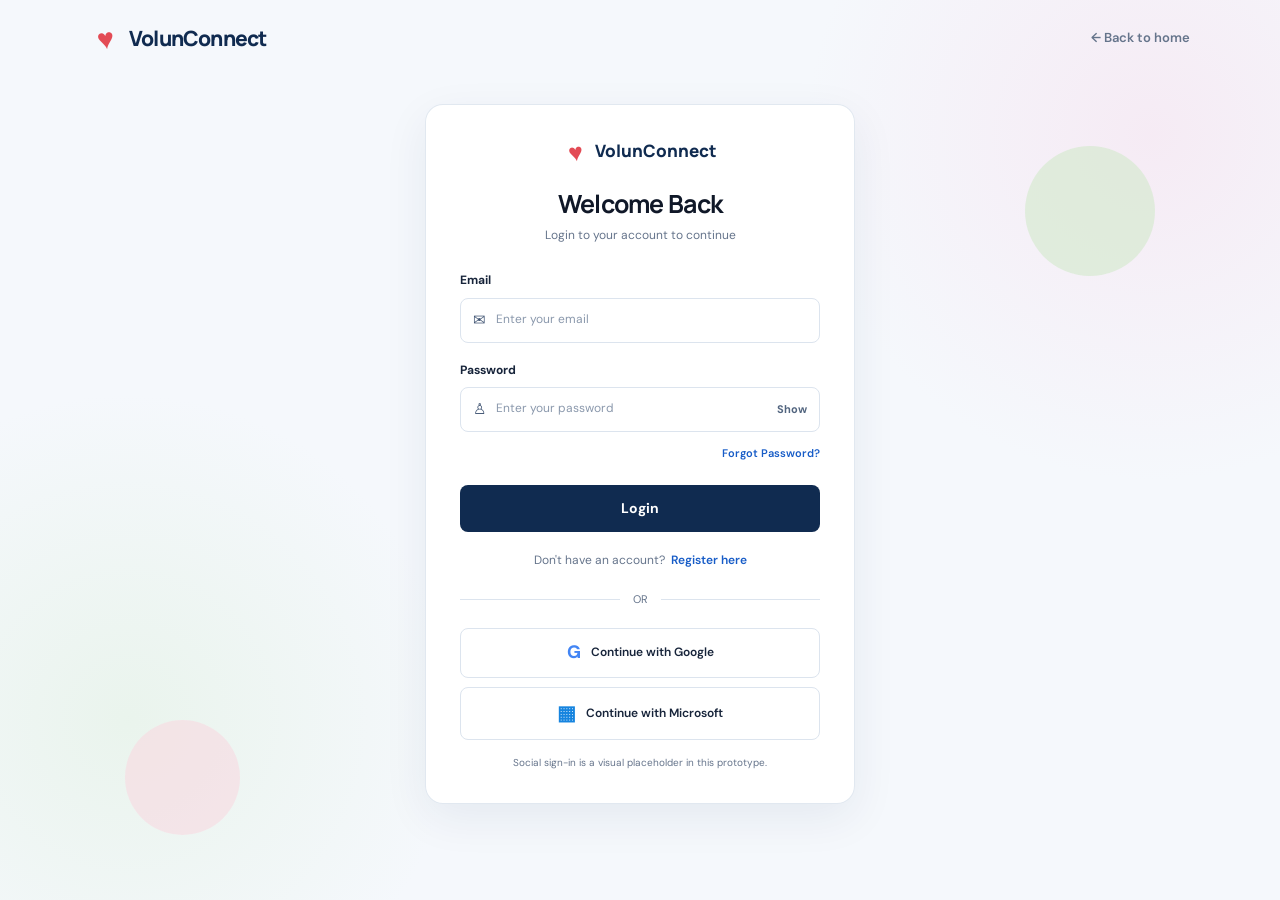
<file: admin-applications.html>
<!DOCTYPE html>
<html lang="en">
<head>
  <meta charset="UTF-8">
  <meta name="viewport" content="width=device-width, initial-scale=1.0">
  <title>Manage Applications | VolunConnect</title>
  <link rel="icon" href="https://api.iconify.design/lucide/clipboard-check.svg?color=%237c3aed" type="image/svg+xml">

  <link rel="stylesheet" href="css/style.css">
  <link rel="stylesheet" href="css/dashboard.css">
  <link rel="stylesheet" href="css/admin.css">

  <script src="storage.js" defer></script>
  <script src="script.js" defer></script>
</head>

<body class="dashboard-body admin-dashboard">
  <div class="dashboard-layout">
    <aside class="sidebar" id="admin-sidebar">
      <a href="index.html" class="brand sidebar-brand">
        <span class="brand-icon" aria-hidden="true">♥</span>
        <span>VolunConnect</span>
      </a>

      <p class="sidebar-label">ADMINISTRATION</p>

      <nav class="sidebar-nav" aria-label="Admin navigation">
        <a href="admin.html" class="sidebar-link">▦ Dashboard</a>
        <a href="manage-volunteers.html" class="sidebar-link">♙ Manage Volunteers</a>
        <a href="manage-events.html" class="sidebar-link">▤ Manage Events</a>
        <a href="admin-applications.html" class="sidebar-link active">▧ Applications</a>
        <a href="reports.html" class="sidebar-link">▥ Reports</a>
        <a href="notifications.html" class="sidebar-link">♧ Notifications</a>
      </nav>

      <div class="sidebar-bottom">
        <a href="login.html" class="sidebar-link" data-logout>↪ Logout</a>
      </div>
    </aside>

    <main class="dashboard-main">
      <header class="dashboard-topbar">
        <button
          type="button"
          class="sidebar-toggle"
          id="admin-menu-toggle"
          aria-label="Toggle sidebar"
          aria-controls="admin-sidebar"
          aria-expanded="false"
        >☰</button>
        <div class="topbar-spacer"></div>
        <span id="admin-name">Administrator</span>
      </header>

      <div class="dashboard-content">
        <section class="dashboard-section">
          <h1>Volunteer Applications</h1>
          <p>Review applications submitted for all volunteer events.</p>
        </section>

        <section class="dashboard-stats admin-stats">
          <article class="metric-card">
            <div>
              <span class="metric-label">Total Applications</span>
              <strong class="metric-value" id="all-applications-total">0</strong>
            </div>
          </article>

          <article class="metric-card">
            <div>
              <span class="metric-label">Pending</span>
              <strong class="metric-value" id="all-applications-pending">0</strong>
            </div>
          </article>

          <article class="metric-card">
            <div>
              <span class="metric-label">Approved</span>
              <strong class="metric-value" id="all-applications-approved">0</strong>
            </div>
          </article>

          <article class="metric-card">
            <div>
              <span class="metric-label">Rejected</span>
              <strong class="metric-value" id="all-applications-rejected">0</strong>
            </div>
          </article>
        </section>

        <section class="dashboard-section">
          <div class="dashboard-section-heading">
            <div>
              <h2>All Applications</h2>
              <p>Approve or reject applications that are awaiting review.</p>
            </div>
          </div>

          <div class="table-wrapper">
            <table class="data-table">
              <thead>
                <tr>
                  <th>Volunteer</th>
                  <th>Event</th>
                  <th>Applied On</th>
                  <th>Status</th>
                  <th>Actions</th>
                </tr>
              </thead>
              <tbody id="admin-all-applications">
                <tr>
                  <td colspan="5">Loading applications...</td>
                </tr>
              </tbody>
            </table>
          </div>

          <p id="admin-applications-message" role="status" aria-live="polite"></p>
        </section>
      </div>

      <footer class="dashboard-footer">
        <p>© <span id="current-year"></span> VolunConnect</p>
      </footer>
    </main>
  </div>
</body>
</html>
</file>
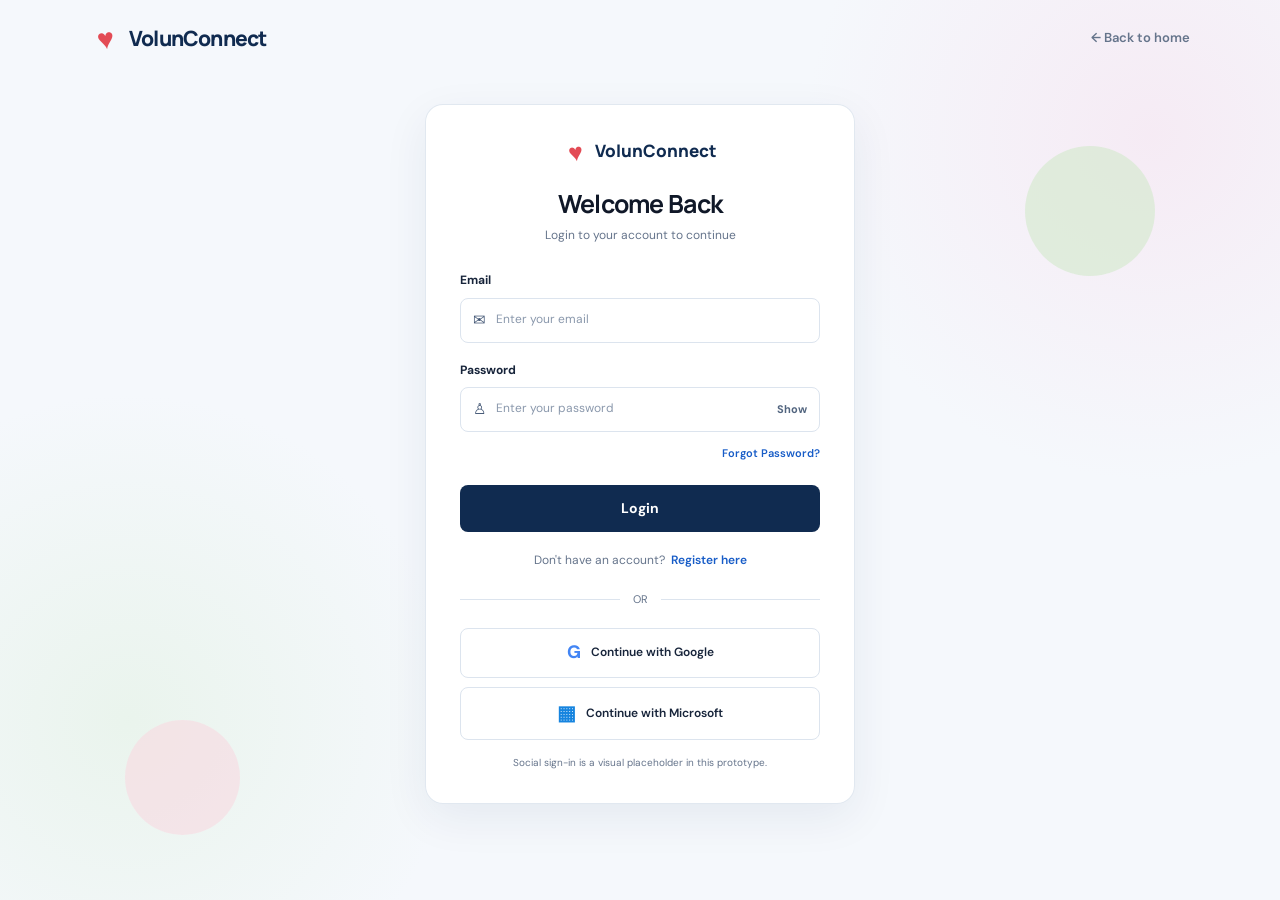
<file: admin.html>
<!DOCTYPE html>
<html lang="en">
<head>
  <meta charset="UTF-8">
  <meta name="viewport" content="width=device-width, initial-scale=1.0">

  <title>Admin Dashboard | VolunConnect</title>

  <link rel="preconnect" href="https://fonts.googleapis.com">
  <link rel="preconnect" href="https://fonts.gstatic.com" crossorigin>
  <link href="https://fonts.googleapis.com/css2?family=DM+Sans:wght@400;500;600;700&family=Manrope:wght@400;500;600;700;800&display=swap" rel="stylesheet">

  <link rel="stylesheet" href="css/style.css">
  <link rel="stylesheet" href="css/dashboard.css">
  <link rel="stylesheet" href="css/admin.css">

  <script src="storage.js" defer></script>
  <script src="script.js" defer></script>
  <link rel="icon" href="https://api.iconify.design/lucide/shield-check.svg?color=%23142b4a" type="image/svg+xml">
</head>

<body class="dashboard-body admin-dashboard">

  <div class="dashboard-layout">

    <!-- ADMIN SIDEBAR -->
    <aside class="sidebar" id="admin-sidebar">

      <a href="index.html" class="brand sidebar-brand">
        <span class="brand-icon" aria-hidden="true">♥</span>
        <span>VolunConnect</span>
      </a>

      <p class="sidebar-label">ADMINISTRATION</p>

      <nav class="sidebar-nav" aria-label="Admin navigation">

        <a href="admin.html" class="sidebar-link active">
          <span class="sidebar-icon" aria-hidden="true">▦</span>
          Dashboard
        </a>

        <a href="manage-volunteers.html" class="sidebar-link">
          <span class="sidebar-icon" aria-hidden="true">♙</span>
          Manage Volunteers
        </a>

        <a href="manage-events.html" class="sidebar-link">
          <span class="sidebar-icon" aria-hidden="true">▤</span>
          Manage Events
        </a>

        <a href="admin-applications.html" class="sidebar-link">
          <span class="sidebar-icon" aria-hidden="true">▧</span>
          Applications
        </a>

        <a href="reports.html" class="sidebar-link">
          <span class="sidebar-icon" aria-hidden="true">▥</span>
          Reports
        </a>

        <a href="notifications.html" class="sidebar-link">
          <span class="sidebar-icon" aria-hidden="true">♧</span>
          Notifications
        </a>

      </nav>

      <div class="sidebar-bottom">
        <a href="index.html" class="sidebar-link">
          <span class="sidebar-icon" aria-hidden="true">⚙</span>
          Settings
        </a>

        <a href="login.html" class="sidebar-link" data-logout>
          <span class="sidebar-icon" aria-hidden="true">↪</span>
          Logout
        </a>
      </div>

    </aside>


    <!-- MAIN AREA -->
    <div class="dashboard-main">

      <header class="dashboard-topbar">

        <button
          type="button"
          class="sidebar-toggle"
          id="admin-menu-toggle"
          aria-label="Toggle sidebar"
          aria-controls="admin-sidebar"
          aria-expanded="false"
        >☰</button>

        <div class="topbar-spacer"></div>

        <a
          href="notifications.html"
          class="topbar-notification"
          aria-label="Notifications"
        >♧</a>

        <div class="topbar-user">
          <div class="avatar avatar-admin">A</div>

          <div class="topbar-user-info">
            <strong id="admin-name">Admin</strong>
            <span>Administrator</span>
          </div>
        </div>

      </header>


      <main class="dashboard-content">

        <div class="welcome-row admin-welcome">
          <div>
            <span class="eyebrow">PLATFORM OVERVIEW</span>
            <h1>Admin Dashboard</h1>
            <p>Manage volunteers, events and community impact.</p>
          </div>

          <a href="manage-events.html" class="btn btn-primary">
            + Create Event
          </a>
        </div>


        <!-- ADMIN METRICS -->
        <section class="dashboard-stats admin-stats">

          <article class="metric-card">
            <div class="metric-icon metric-green" aria-hidden="true">♙</div>
            <div>
              <span class="metric-label">Total Volunteers</span>
              <strong class="metric-value" id="admin-total-volunteers">0</strong>
              <span class="metric-caption">Registered volunteers</span>
            </div>
          </article>

          <article class="metric-card">
            <div class="metric-icon metric-red" aria-hidden="true">▦</div>
            <div>
              <span class="metric-label">Active Events</span>
              <strong class="metric-value" id="admin-active-events">0</strong>
              <span class="metric-caption">Currently available</span>
            </div>
          </article>

          <article class="metric-card">
            <div class="metric-icon metric-orange" aria-hidden="true">▤</div>
            <div>
              <span class="metric-label">Pending Applications</span>
              <strong class="metric-value" id="admin-pending-applications">0</strong>
              <span class="metric-caption">Awaiting review</span>
            </div>
          </article>

          <article class="metric-card">
            <div class="metric-icon metric-green" aria-hidden="true">✓</div>
            <div>
              <span class="metric-label">Completed Events</span>
              <strong class="metric-value" id="admin-completed-events">0</strong>
              <span class="metric-caption">Successfully completed</span>
            </div>
          </article>

        </section>


        <!-- ANALYTICS PANELS -->
        <section class="analytics-grid">

          <article class="panel">
            <div class="panel-heading">
              <div>
                <h2>Volunteer Registrations</h2>
                <p>Illustrative monthly registration trend</p>
              </div>

              <span class="panel-badge">6 months</span>
            </div>

            <div class="chart-placeholder" role="img" aria-label="Sample volunteer registration trend showing growth over six months">
              <div class="chart-y-labels">
                <span>150</span>
                <span>100</span>
                <span>50</span>
                <span>0</span>
              </div>

              <div class="chart-area">
                <div class="chart-grid-lines">
                  <span></span>
                  <span></span>
                  <span></span>
                  <span></span>
                </div>

                <svg viewBox="0 0 500 180" preserveAspectRatio="none" aria-hidden="true">
                  <polyline
                    points="0,150 90,115 180,85 270,85 350,45 420,80 500,20"
                    fill="none"
                    stroke="#2563eb"
                    stroke-width="3"
                    stroke-linecap="round"
                    stroke-linejoin="round"
                  />

                  <g fill="#2563eb">
                    <circle cx="0" cy="150" r="4"/>
                    <circle cx="90" cy="115" r="4"/>
                    <circle cx="180" cy="85" r="4"/>
                    <circle cx="270" cy="85" r="4"/>
                    <circle cx="350" cy="45" r="4"/>
                    <circle cx="420" cy="80" r="4"/>
                    <circle cx="500" cy="20" r="4"/>
                  </g>
                </svg>

                <div class="chart-x-labels">
                  <span>Apr</span>
                  <span>May</span>
                  <span>Jun</span>
                  <span>Jul</span>
                  <span>Aug</span>
                  <span>Sep</span>
                  <span>Oct</span>
                </div>
              </div>
            </div>

            <p class="prototype-note">
              Illustrative chart; real registration records will be connected later.
            </p>
          </article>


          <article class="panel">
            <div class="panel-heading">
              <div>
                <h2>Volunteers by Interest</h2>
                <p>Sample category distribution</p>
              </div>
            </div>

            <div class="interest-chart-layout">
              <div class="donut-chart" role="img" aria-label="Sample interest distribution: environment 30 percent, education 25 percent, community 20 percent, healthcare 15 percent, other 10 percent">
                <div class="donut-center">
                  <strong>320</strong>
                  <span>Volunteers</span>
                </div>
              </div>

              <ul class="chart-legend">
                <li><span class="legend-dot legend-blue"></span>Environment 30%</li>
                <li><span class="legend-dot legend-green"></span>Education 25%</li>
                <li><span class="legend-dot legend-orange"></span>Community 20%</li>
                <li><span class="legend-dot legend-red"></span>Healthcare 15%</li>
                <li><span class="legend-dot legend-purple"></span>Other 10%</li>
              </ul>
            </div>

          </article>

        </section>


        <!-- RECENT APPLICATIONS -->
        <section class="dashboard-section">

          <div class="dashboard-section-heading">
            <div>
              <h2>Recent Applications</h2>
              <p>Review the latest volunteer applications.</p>
            </div>

            <a href="applications.html" class="text-link">
              View All →
            </a>
          </div>

          <div class="table-wrapper">
            <table class="data-table">
              <thead>
                <tr>
                  <th>Volunteer</th>
                  <th>Event</th>
                  <th>Applied On</th>
                  <th>Status</th>
                  <th>Action</th>
                </tr>
              </thead>

              <tbody id="admin-recent-applications">
                <tr>
                  <td colspan="5">Loading applications...</td>
                </tr>
              </tbody>
            </table>
          </div>

          <p class="prototype-note">
            Example records for the admin dashboard design.
          </p>

        </section>

      </main>

    </div>

  </div>

</body>
</html>
</file>
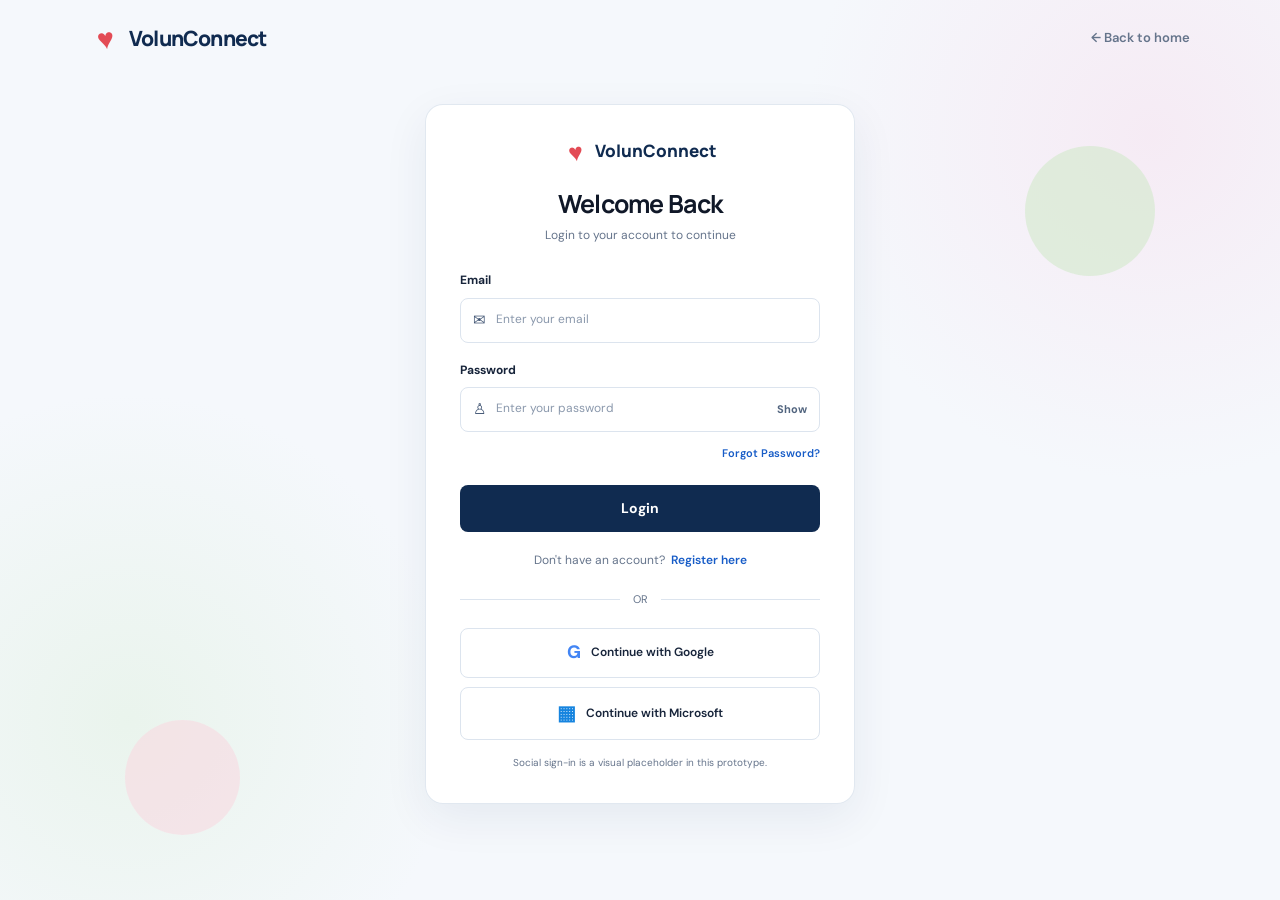
<file: applications.html>
<!DOCTYPE html>
<html lang="en">
<head>
  <meta charset="UTF-8">
  <meta name="viewport" content="width=device-width, initial-scale=1.0">
  <title>My Applications | VolunConnect</title>

  <link rel="preconnect" href="https://fonts.googleapis.com">
  <link rel="preconnect" href="https://fonts.gstatic.com" crossorigin>
  <link href="https://fonts.googleapis.com/css2?family=DM+Sans:wght@400;500;600;700&family=Manrope:wght@400;500;600;700;800&display=swap" rel="stylesheet">

  <link rel="stylesheet" href="css/style.css">
  <link rel="stylesheet" href="css/dashboard.css">
  <link rel="stylesheet" href="css/volunteer.css">

  <script src="storage.js" defer></script>
  <script src="script.js" defer></script>
  <link rel="icon" href="https://api.iconify.design/lucide/file-check.svg?color=%232563eb" type="image/svg+xml">
</head>

<body class="dashboard-body volunteer-dashboard">

<div class="dashboard-layout">

  <aside class="sidebar" id="volunteer-sidebar">
    <a href="index.html" class="brand sidebar-brand">
      <span class="brand-icon" aria-hidden="true">♥</span>
      <span>VolunConnect</span>
    </a>

    <p class="sidebar-label">WORKSPACE</p>

    <nav class="sidebar-nav" aria-label="Volunteer navigation">
      <a href="dashboard.html" class="sidebar-link">▦ Dashboard</a>
      <a href="opportunities.html" class="sidebar-link">⌕ Browse Opportunities</a>
      <a href="applications.html" class="sidebar-link active">▤ My Applications</a>
      <a href="profile.html" class="sidebar-link">♙ My Profile</a>
      <a href="certificates.html" class="sidebar-link">♧ Certificates</a>
      <a href="notifications.html" class="sidebar-link">♧ Notifications</a>
    </nav>

    <div class="sidebar-bottom">
      <a href="login.html" class="sidebar-link" data-logout>↪ Logout</a>
    </div>
  </aside>

  <div class="dashboard-main">

    <header class="dashboard-topbar">
      <button
        type="button"
        class="sidebar-toggle"
        id="volunteer-menu-toggle"
        aria-controls="volunteer-sidebar"
        aria-expanded="false"
        aria-label="Toggle sidebar"
      >☰</button>

      <div class="topbar-spacer"></div>

      <div class="topbar-user">
        <div class="avatar">V</div>
        <div class="topbar-user-info">
          <strong id="volunteer-name">Volunteer</strong>
          <span>Volunteer</span>
        </div>
      </div>
    </header>

    <main class="dashboard-content">

      <div class="welcome-row">
        <div>
          <span class="eyebrow">YOUR VOLUNTEERING JOURNEY</span>
          <h1>My Applications</h1>
          <p>Track the progress of your event applications.</p>
        </div>

        <a href="opportunities.html" class="btn btn-primary">
          Find Opportunities →
        </a>
      </div>

      <section class="application-summary" aria-label="Application summary">
        <article class="application-summary-card">
          <span>Total Applications</span>
          <strong id="application-total">0</strong>
        </article>

        <article class="application-summary-card">
          <span>Pending</span>
          <strong id="application-pending">0</strong>
        </article>

        <article class="application-summary-card">
          <span>Approved</span>
          <strong id="application-approved">0</strong>
        </article>

        <article class="application-summary-card">
          <span>Rejected</span>
          <strong id="application-rejected">0</strong>
        </article>
      </section>

      <section class="dashboard-section">
        <div class="dashboard-section-heading">
          <div>
            <h2>Application History</h2>
            <p>Your applications and their latest statuses.</p>
          </div>
        </div>

        <div class="table-wrapper">
          <table class="data-table application-table">
            <thead>
              <tr>
                <th>Event</th>
                <th>Event Date</th>
                <th>Applied On</th>
                <th>Status</th>
                <th>Action</th>
              </tr>
            </thead>

            <tbody id="applications-table-body">
              <tr>
                <td colspan="5">Loading applications...</td>
              </tr>
            </tbody>
          </table>
        </div>

        <div id="applications-empty" class="empty-state" hidden>
          <span class="empty-state-icon">▤</span>
          <h2>No applications yet</h2>
          <p>Find an opportunity that interests you and apply to get started.</p>
          <a href="opportunities.html" class="btn btn-primary">
            Browse Opportunities
          </a>
        </div>

      </section>

    </main>
  </div>
</div>

</body>
</html>
</file>
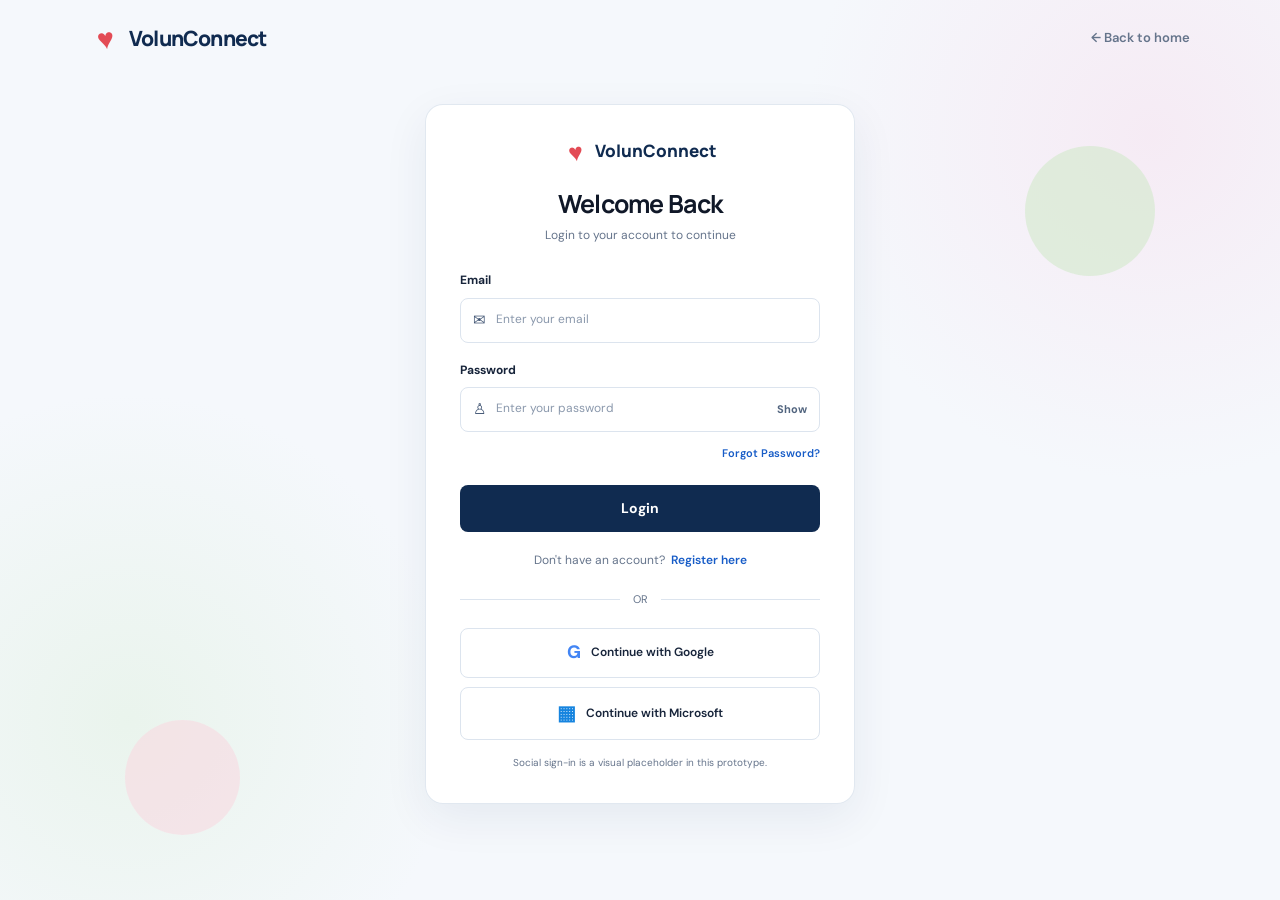
<file: certificates.html>
<!DOCTYPE html>
<html lang="en">
<head>
  <meta charset="UTF-8">
  <meta name="viewport" content="width=device-width, initial-scale=1.0">
  <title>My Certificates | VolunConnect</title>

  <link rel="stylesheet" href="css/style.css">
  <link rel="stylesheet" href="css/dashboard.css">
  <link rel="stylesheet" href="css/volunteer.css">

  <script src="storage.js" defer></script>
  <script src="script.js" defer></script>
  <script src="certificates.js" defer></script>
  <link rel="icon" href="https://api.iconify.design/lucide/award.svg?color=%23d97706" type="image/svg+xml">
</head>
<body class="dashboard-body volunteer-dashboard">
  <div class="dashboard-layout">
    <aside class="sidebar" id="volunteer-sidebar">
      <a href="dashboard.html" class="brand sidebar-brand">
        <span>♥</span><span>VolunConnect</span>
      </a>

      <p class="sidebar-label">WORKSPACE</p>

      <nav class="sidebar-nav" aria-label="Volunteer navigation">
        <a href="dashboard.html" class="sidebar-link">Dashboard</a>
        <a href="opportunities.html" class="sidebar-link">Browse Opportunities</a>
        <a href="applications.html" class="sidebar-link">My Applications</a>
        <a href="profile.html" class="sidebar-link">My Profile</a>
        <a href="certificates.html" class="sidebar-link active">Certificates</a>
        <a href="notifications.html" class="sidebar-link">Notifications</a>
      </nav>

      <div class="sidebar-bottom">
        <a href="login.html" class="sidebar-link" data-logout>Logout</a>
      </div>
    </aside>

    <main class="dashboard-main">
      <header class="dashboard-topbar">
        <button type="button" class="sidebar-toggle"
          id="volunteer-menu-toggle"
          aria-controls="volunteer-sidebar"
          aria-expanded="false"
          aria-label="Toggle sidebar">☰</button>
        <div class="topbar-spacer"></div>
      </header>

      <div class="dashboard-content">
        <header class="page-heading">
          <h1>My Certificates</h1>
          <p>View certificates for your completed volunteer activities.</p>
        </header>

        <section class="certificate-summary-grid">
          <article class="metric-card">
            <span class="metric-label">Completed Activities</span>
            <strong class="metric-value" id="certificate-completed-count">0</strong>
          </article>

          <article class="metric-card">
            <span class="metric-label">Eligible Certificates</span>
            <strong class="metric-value" id="certificate-eligible-count">0</strong>
          </article>
        </section>

        <section class="dashboard-section">
          <h2>Certificate Records</h2>
          <p id="certificate-message" role="status" aria-live="polite"></p>
          <div id="certificate-list">
            <p>Loading your certificate records...</p>
          </div>
        </section>

        <p><a href="dashboard.html">← Back to Dashboard</a></p>
      </div>
    </main>
  </div>
</body>
</html>
</file>
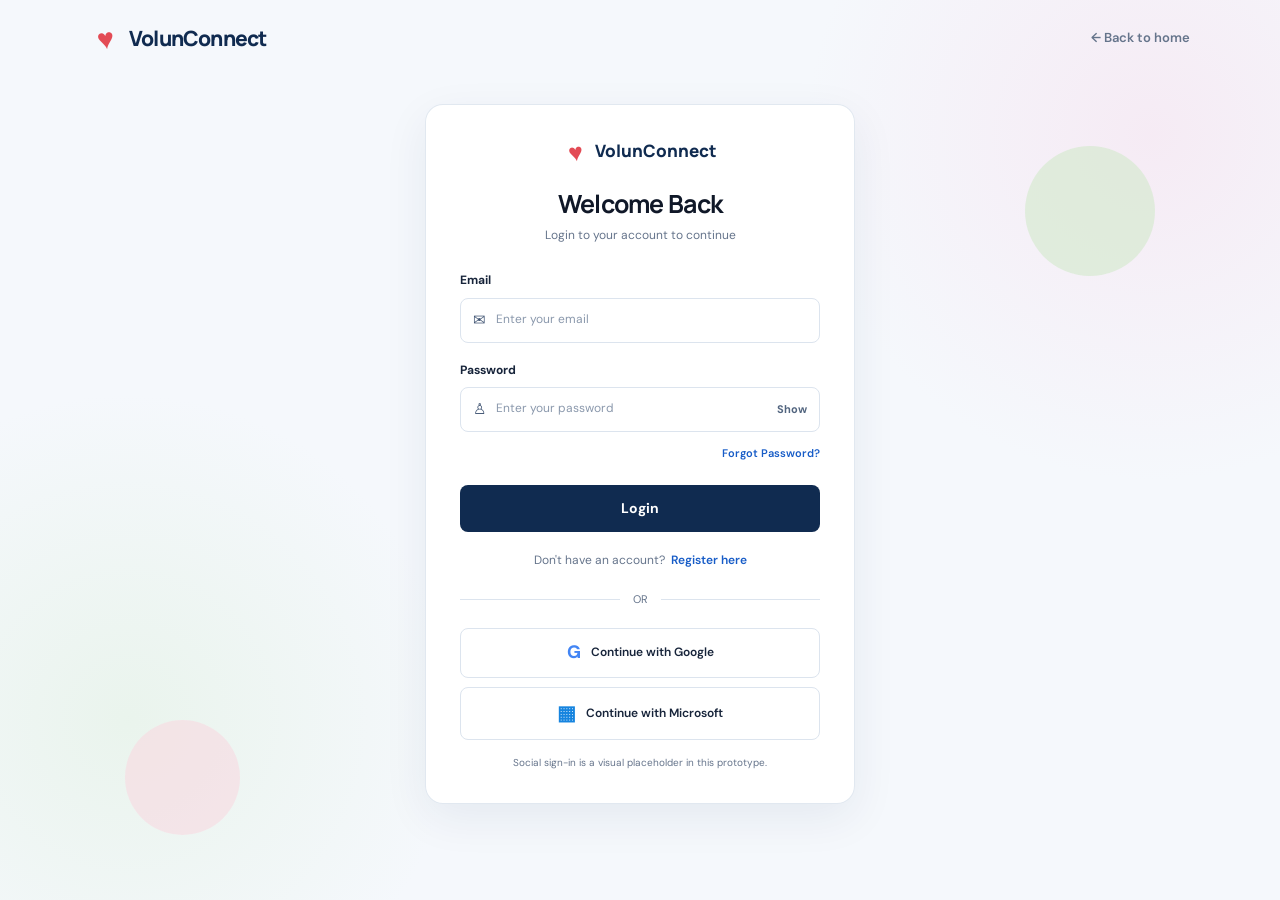
<file: dashboard.html>
<!DOCTYPE html>
<html lang="en">
<head>
  <meta charset="UTF-8">
  <meta name="viewport" content="width=device-width, initial-scale=1.0">

  <title>Volunteer Dashboard | VolunConnect</title>

  <link rel="preconnect" href="https://fonts.googleapis.com">
  <link rel="preconnect" href="https://fonts.gstatic.com" crossorigin>
  <link href="https://fonts.googleapis.com/css2?family=DM+Sans:wght@400;500;600;700&family=Manrope:wght@400;500;600;700;800&display=swap" rel="stylesheet">

  <link rel="stylesheet" href="css/style.css">
  <link rel="stylesheet" href="css/dashboard.css">
  <script src="storage.js" defer></script>
  <script src="script.js" defer></script>
  <link rel="icon" href="https://api.iconify.design/lucide/layout-dashboard.svg?color=%232563eb" type="image/svg+xml">
</head>

<body class="dashboard-body volunteer-dashboard">

  <div class="dashboard-layout">

    <!-- SIDEBAR -->
    <aside class="sidebar" id="volunteer-sidebar">

      <a href="index.html" class="brand sidebar-brand">
        <span class="brand-icon" aria-hidden="true">♥</span>
        <span>VolunConnect</span>
      </a>

      <p class="sidebar-label">WORKSPACE</p>

      <nav class="sidebar-nav" aria-label="Volunteer navigation">

        <a href="dashboard.html" class="sidebar-link active">
          <span class="sidebar-icon" aria-hidden="true">▦</span>
          Dashboard
        </a>

        <a href="opportunities.html" class="sidebar-link">
          <span class="sidebar-icon" aria-hidden="true">⌕</span>
          Browse Opportunities
        </a>

        <a href="applications.html" class="sidebar-link">
          <span class="sidebar-icon" aria-hidden="true">▤</span>
          My Applications
        </a>

        <a href="profile.html" class="sidebar-link">
          <span class="sidebar-icon" aria-hidden="true">♙</span>
          My Profile
        </a>

        <a href="certificates.html" class="sidebar-link">
          <span class="sidebar-icon" aria-hidden="true">♧</span>
          Certificates
        </a>

        <a href="notifications.html" class="sidebar-link">
          <span class="sidebar-icon" aria-hidden="true">♧</span>
          Notifications
        </a>

      </nav>

            <div class="sidebar-bottom">
        <a href="login.html" class="sidebar-link" data-logout>
          <span class="sidebar-icon" aria-hidden="true">↪</span>
          Logout
        </a>
      </div>

    </aside>


    <!-- MAIN AREA -->
    <div class="dashboard-main">

      <header class="dashboard-topbar">

        <button
          type="button"
          class="sidebar-toggle"
          id="volunteer-menu-toggle"
          aria-label="Toggle sidebar"
          aria-controls="volunteer-sidebar"
          aria-expanded="false"
        >☰</button>

        <div class="topbar-spacer"></div>

        <a
          class="topbar-notification"
          href="notifications.html"
          aria-label="Notifications"
        >♧</a>

        <div class="topbar-user">
          <div class="avatar">A</div>

          <div class="topbar-user-info">
            <strong id="volunteer-name">Abhayjit</strong>
            <span>Volunteer</span>
          </div>
        </div>

      </header>


      <main class="dashboard-content">

        <div class="welcome-row">
          <div>
            <span class="eyebrow">YOUR VOLUNTEER SPACE</span>
            <h1>Welcome, <span id="welcome-name">Abhayjit</span>! 👋</h1>
            <p>Thank you for being a changemaker.</p>
          </div>

          <a href="opportunities.html" class="btn btn-primary">
            Find Opportunities <span aria-hidden="true">→</span>
          </a>
        </div>


        <!-- STATISTICS -->
        <section class="dashboard-stats" aria-label="Your volunteering statistics">

          <article class="metric-card">
            <div class="metric-icon metric-blue" aria-hidden="true">▤</div>
            <div>
              <span class="metric-label">Total Applications</span>
              <strong class="metric-value" id="volunteer-total-applications">0</strong>
              <span class="metric-caption">All your applications</span>
            </div>
          </article>

          <article class="metric-card">
            <div class="metric-icon metric-purple" aria-hidden="true">▦</div>
            <div>
              <span class="metric-label">Upcoming Events</span>
              <strong class="metric-value" id="volunteer-upcoming-events">0</strong>
              <span class="metric-caption">Events to look forward to</span>
            </div>
          </article>

          <article class="metric-card">
            <div class="metric-icon metric-green" aria-hidden="true">✓</div>
            <div>
              <span class="metric-label">Completed Events</span>
              <strong class="metric-value" id="volunteer-completed-events">0</strong>
              <span class="metric-caption">Your past contributions</span>
            </div>
          </article>

          <article class="metric-card">
            <div class="metric-icon metric-red" aria-hidden="true">◷</div>
            <div>
              <span class="metric-label">Hours Contributed</span>
              <strong class="metric-value" id="volunteer-hours">—</strong>
              <span class="metric-caption">Total volunteer hours</span>
            </div>
          </article>

        </section>


        <!-- RECOMMENDED EVENTS -->
        <section class="dashboard-section">

          <div class="dashboard-section-heading">
            <div>
              <h2>Recommended Opportunities</h2>
              <p>Explore ways to make a difference.</p>
            </div>

            <a href="opportunities.html" class="text-link">
              View All →
            </a>
          </div>

          <div class="dashboard-event-grid" id="recommended-events">
            <p>Loading opportunities...</p>
          </div>

        
        </section>
        
        <section class="dashboard-section" aria-labelledby="volunteer-notifications-title">
          <div class="dashboard-section-heading">
            <div>
              <h2 id="volunteer-notifications-title">Recent Notifications</h2>
              <p id="volunteer-notification-summary" role="status">
                Loading notifications...
              </p>
            </div>
          </div>

          <div id="volunteer-notifications-list">
            <p>Loading notifications...</p>
          </div>
        </section>


        <!-- RECENT APPLICATIONS -->
        <section class="dashboard-section">

          <div class="dashboard-section-heading">
            <div>
              <h2>Recent Applications</h2>
              <p>Keep track of your volunteering journey.</p>
            </div>

            <a href="applications.html" class="text-link">
              See All →
            </a>
          </div>

          <div class="table-wrapper">
            <table class="data-table">
              <thead>
                <tr>
                  <th>Event</th>
                  <th>Applied On</th>
                  <th>Status</th>
                  <th>Action</th>
                </tr>
              </thead>

              <tbody id="recent-applications">
                <tr>
                  <td colspan="4">Loading applications...</td>
                </tr>
              </tbody>
            </table>
          </div>

      

        </section>

      </main>

    </div>

  </div>

</body>
</html>
</file>
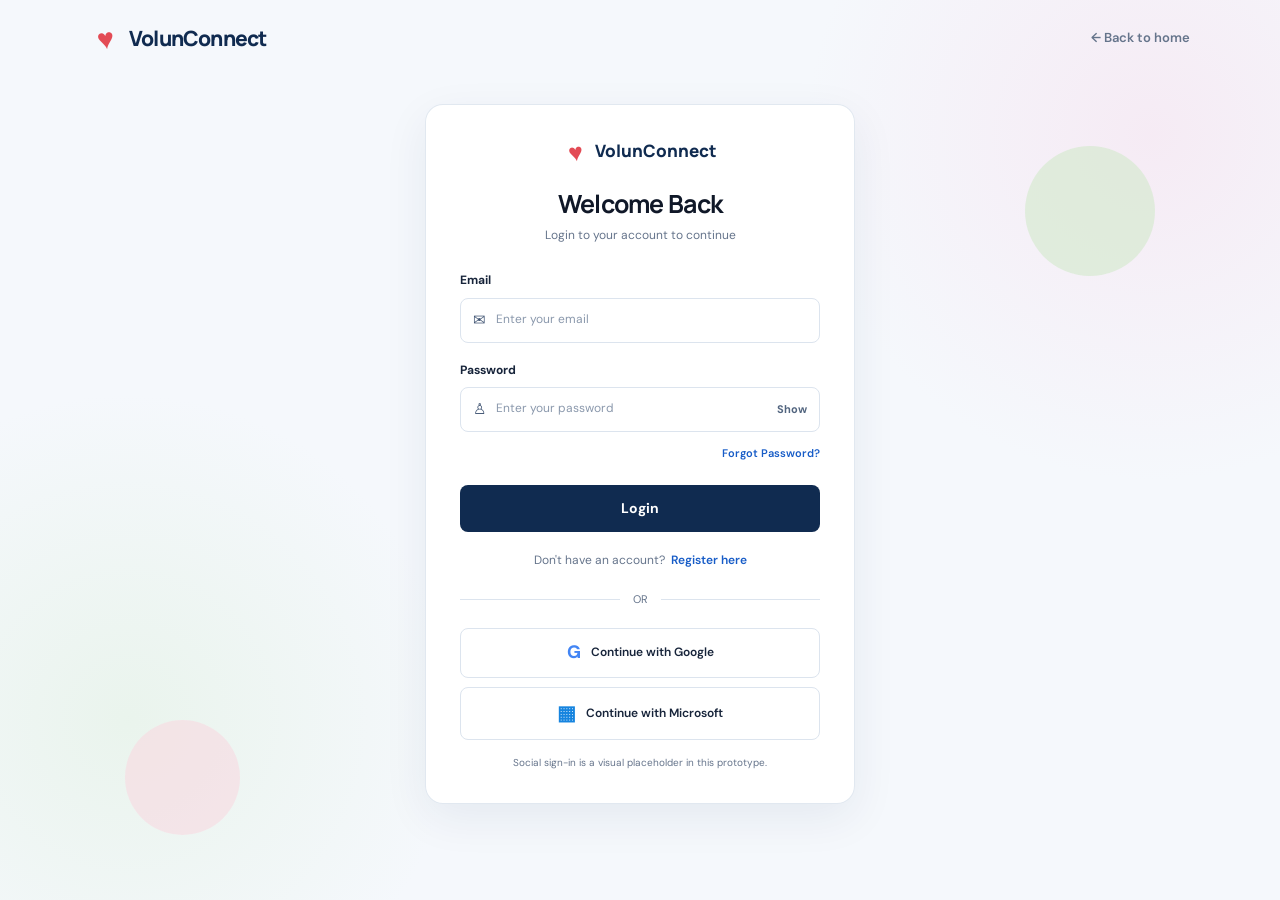
<file: event-details.html>
<!DOCTYPE html>
<html lang="en">
<head>
  <meta charset="UTF-8">
  <meta name="viewport" content="width=device-width, initial-scale=1.0">
  <title>Event Details | VolunConnect</title>

  <link rel="preconnect" href="https://fonts.googleapis.com">
  <link rel="preconnect" href="https://fonts.gstatic.com" crossorigin>
  <link href="https://fonts.googleapis.com/css2?family=DM+Sans:wght@400;500;600;700&family=Manrope:wght@400;500;600;700;800&display=swap" rel="stylesheet">

  <link rel="stylesheet" href="css/style.css">
  <link rel="stylesheet" href="css/dashboard.css">
  <link rel="stylesheet" href="css/volunteer.css">

  <script src="storage.js" defer></script>
  <script src="script.js" defer></script>
  <link rel="icon" href="https://api.iconify.design/lucide/calendar-days.svg?color=%23e11d48" type="image/svg+xml">
</head>

<body class="dashboard-body volunteer-dashboard">

<div class="dashboard-layout">

  <aside class="sidebar" id="volunteer-sidebar">
    <a href="index.html" class="brand sidebar-brand">
      <span class="brand-icon" aria-hidden="true">♥</span>
      <span>VolunConnect</span>
    </a>

    <p class="sidebar-label">WORKSPACE</p>

    <nav class="sidebar-nav" aria-label="Volunteer navigation">
      <a href="dashboard.html" class="sidebar-link">▦ Dashboard</a>
      <a href="opportunities.html" class="sidebar-link active">⌕ Browse Opportunities</a>
      <a href="applications.html" class="sidebar-link">▤ My Applications</a>
      <a href="profile.html" class="sidebar-link">♙ My Profile</a>
      <a href="certificates.html" class="sidebar-link">♧ Certificates</a>
      <a href="notifications.html" class="sidebar-link">♧ Notifications</a>
    </nav>

    <div class="sidebar-bottom">
      <a href="login.html" class="sidebar-link" data-logout>↪ Logout</a>
    </div>
  </aside>

  <div class="dashboard-main">

    <header class="dashboard-topbar">
      <button
        type="button"
        class="sidebar-toggle"
        id="volunteer-menu-toggle"
        aria-controls="volunteer-sidebar"
        aria-expanded="false"
        aria-label="Toggle sidebar"
      >☰</button>

      <div class="topbar-spacer"></div>

      <div class="topbar-user">
        <div class="avatar">V</div>
        <div class="topbar-user-info">
          <strong id="volunteer-name">Volunteer</strong>
          <span>Volunteer</span>
        </div>
      </div>
    </header>

    <main class="dashboard-content">

      <a href="opportunities.html" class="back-link">
        ← Back to opportunities
      </a>

      <div id="event-details-container" class="event-details-container">
        <p>Loading event details...</p>
      </div>

    </main>
  </div>
</div>

</body>
</html>
</file>
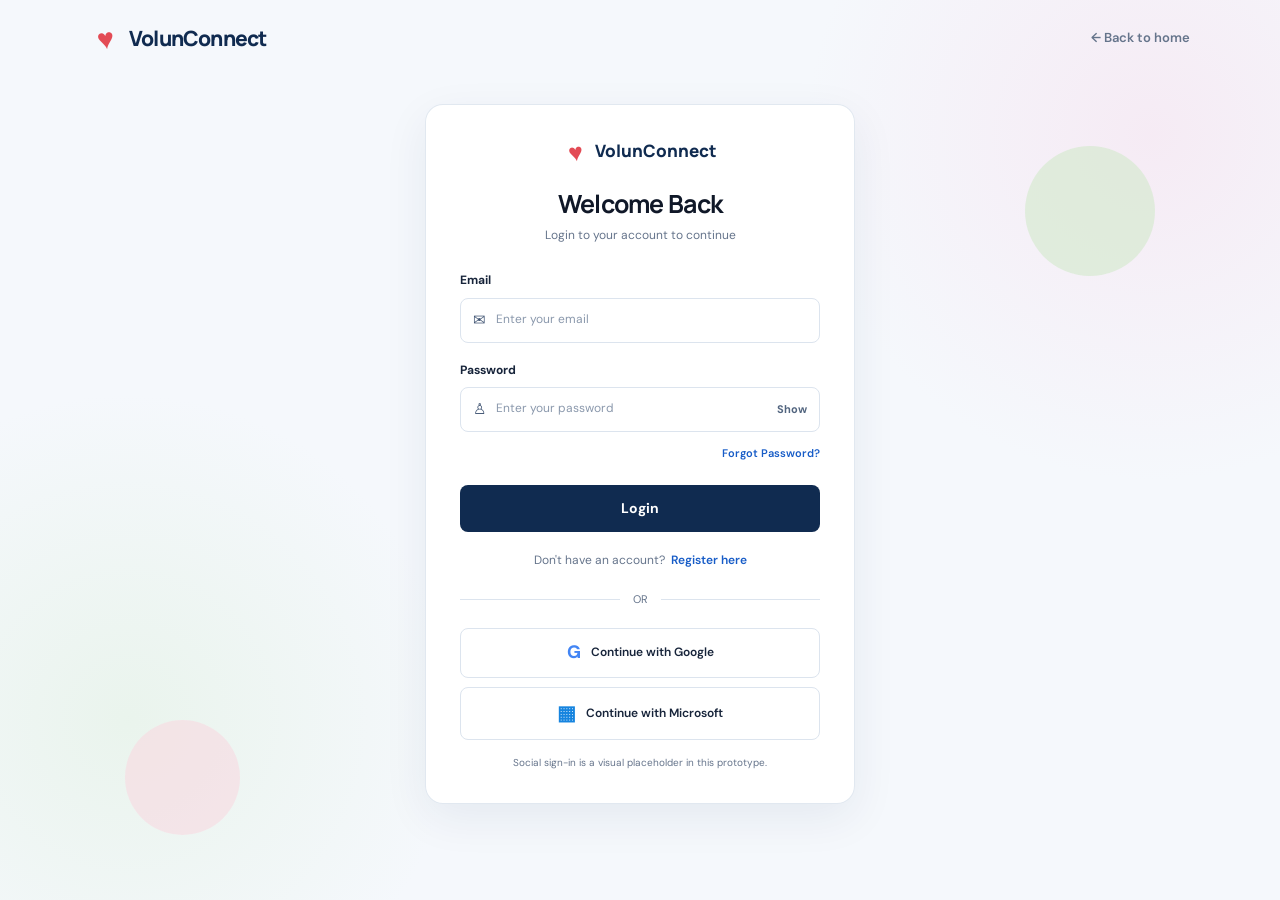
<file: login.html>
<!DOCTYPE html>
<html lang="en">
<head>
  <meta charset="UTF-8">
  <meta name="viewport" content="width=device-width, initial-scale=1.0">

  <title>Login | VolunConnect</title>
  <link rel="icon" href="https://api.iconify.design/lucide/log-in.svg?color=%237c3aed" type="image/svg+xml">

  <link rel="preconnect" href="https://fonts.googleapis.com">
  <link rel="preconnect" href="https://fonts.gstatic.com" crossorigin>
  <link href="https://fonts.googleapis.com/css2?family=DM+Sans:wght@400;500;600;700&family=Manrope:wght@400;500;600;700;800&display=swap" rel="stylesheet">

  <link rel="stylesheet" href="css/style.css">
  <link rel="stylesheet" href="css/auth.css">

  <script src="storage.js" defer></script>
  <script src="script.js" defer></script>
</head>

<body class="auth-body">

  <header class="auth-header">
    <a href="index.html" class="brand">
      <span class="brand-icon" aria-hidden="true">♥</span>
      <span>VolunConnect</span>
    </a>

    <a href="index.html" class="back-home">← Back to home</a>
  </header>

  <main class="auth-layout">

    <div class="auth-decoration auth-leaf-one"></div>
    <div class="auth-decoration auth-leaf-two"></div>

    <section class="auth-card" aria-labelledby="login-title">

      <div class="auth-logo">
        <span class="brand-icon" aria-hidden="true">♥</span>
        <span>VolunConnect</span>
      </div>

      <div class="auth-heading">
        <h1 id="login-title">Welcome Back</h1>
        <p>Login to your account to continue</p>
      </div>

      <form id="login-form">

        <div class="form-group">
          <label for="login-email">Email</label>

          <div class="input-wrap">
            <span class="input-icon" aria-hidden="true">✉</span>

            <input
              type="email"
              id="login-email"
              name="email"
              placeholder="Enter your email"
              autocomplete="email"
              required
            >
          </div>
        </div>

        <div class="form-group">
          <label for="login-password">Password</label>

          <div class="input-wrap">
            <span class="input-icon" aria-hidden="true">♙</span>

            <input
              type="password"
              id="login-password"
              name="password"
              placeholder="Enter your password"
              autocomplete="current-password"
              required
            >

            <button
              class="password-toggle"
              type="button"
              data-toggle-password="login-password"
              aria-label="Show password"
            >Show</button>
          </div>
        </div>

        <div class="forgot-row">
          <a href="#" id="forgot-password-link">Forgot Password?</a>
        </div>

        <p class="form-message" id="login-message" role="status" aria-live="polite"></p>

        <button class="btn btn-primary auth-submit" type="submit">
          Login
        </button>

      </form>

      <p class="auth-switch">
        Don't have an account?
        <a href="register.html">Register here</a>
      </p>

      <div class="auth-divider">
        <span></span>
        <span>OR</span>
        <span></span>
      </div>

      <button class="social-button" type="button" data-demo-social>
        <span class="google-mark" aria-hidden="true">G</span>
        Continue with Google
      </button>

      <button class="social-button" type="button" data-demo-social>
        <span class="microsoft-mark" aria-hidden="true">▦</span>
        Continue with Microsoft
      </button>

      <p class="auth-disclaimer">
        Social sign-in is a visual placeholder in this prototype.
      </p>

    </section>

  </main>

</body>
</html>
</file>
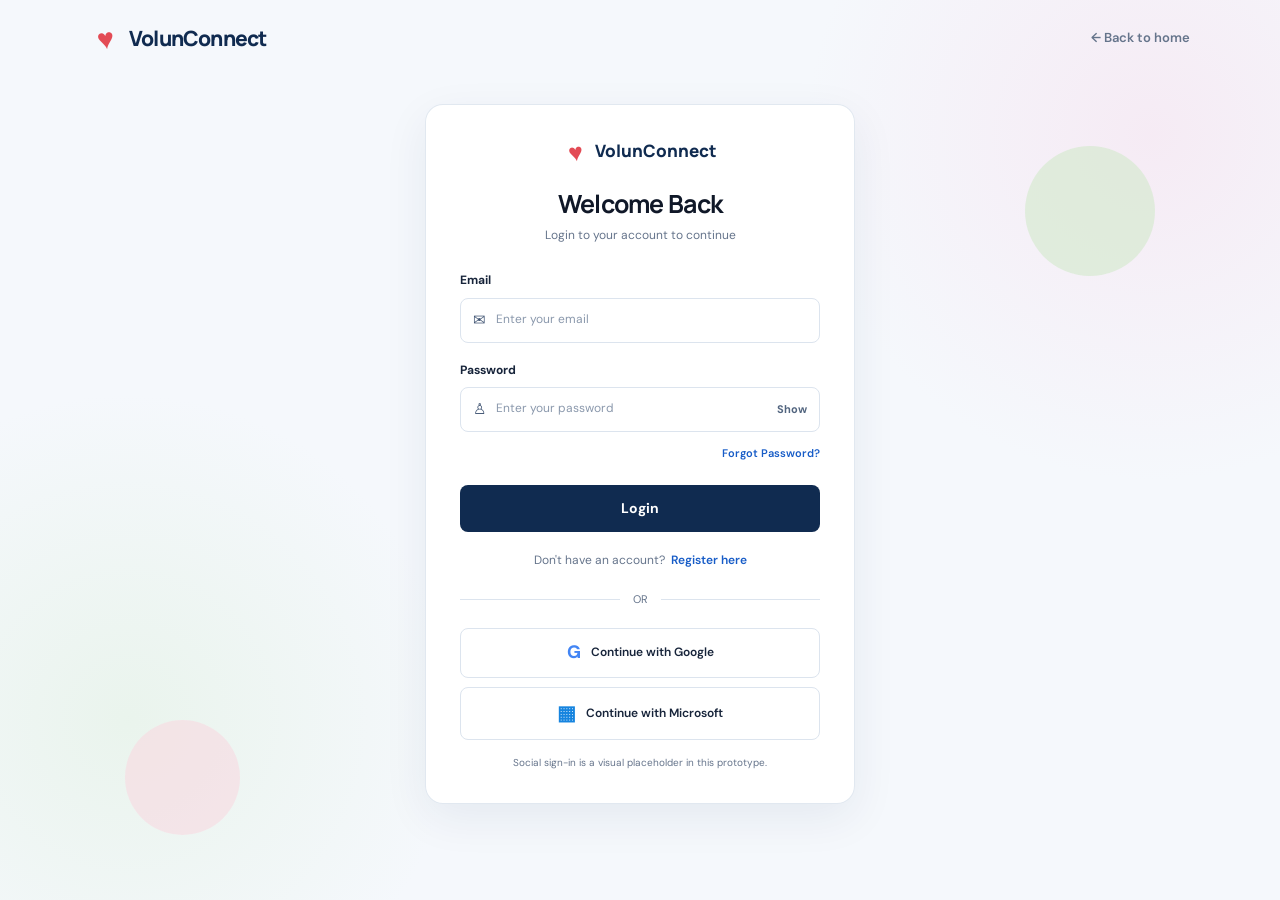
<file: manage-events.html>
<!DOCTYPE html>
<html lang="en">
<head>
  <meta charset="UTF-8">
  <meta name="viewport" content="width=device-width, initial-scale=1.0">
  <title>Manage Events | VolunConnect</title>

  <link rel="preconnect" href="https://fonts.googleapis.com">
  <link rel="preconnect" href="https://fonts.gstatic.com" crossorigin>
  <link href="https://fonts.googleapis.com/css2?family=DM+Sans:wght@400;500;600;700&family=Manrope:wght@400;500;600;700;800&display=swap" rel="stylesheet">

  <link rel="stylesheet" href="css/style.css">
  <link rel="stylesheet" href="css/dashboard.css">
  <link rel="stylesheet" href="css/admin.css">

  <script src="storage.js" defer></script>
  <script src="script.js" defer></script>
  <link rel="icon" href="https://api.iconify.design/lucide/calendar-plus.svg?color=%23db2777" type="image/svg+xml">
</head>

<body class="dashboard-body admin-dashboard">
  <div class="dashboard-layout">

    <aside class="sidebar" id="admin-sidebar">
      <a href="index.html" class="brand sidebar-brand">
        <span class="brand-icon" aria-hidden="true">♥</span>
        <span>VolunConnect</span>
      </a>

      <p class="sidebar-label">ADMINISTRATION</p>

      <nav class="sidebar-nav" aria-label="Admin navigation">
        <a href="admin.html" class="sidebar-link">▦ Dashboard</a>
        <a href="manage-volunteers.html" class="sidebar-link">♙ Manage Volunteers</a>
        <a href="manage-events.html" class="sidebar-link active">▤ Manage Events</a>
        <a href="admin-applications.html" class="sidebar-link">▧ Applications</a>
        <a href="reports.html" class="sidebar-link">▥ Reports</a>
        <a href="notifications.html" class="sidebar-link">♧ Notifications</a>
      </nav>

      <div class="sidebar-bottom">
        <a href="index.html" class="sidebar-link">⚙ Settings</a>
        <a href="login.html" class="sidebar-link" data-logout>↪ Logout</a>
      </div>
    </aside>

    <main class="dashboard-main">
      <header class="dashboard-topbar">
        <button
          type="button"
          class="sidebar-toggle"
          id="admin-menu-toggle"
          aria-label="Toggle sidebar"
          aria-controls="admin-sidebar"
          aria-expanded="false"
        >☰</button>

        <div class="topbar-spacer"></div>
        <span id="admin-name">Administrator</span>
      </header>

      <div class="dashboard-content">
        <section class="dashboard-section">
          <div class="dashboard-section-heading">
            <div>
              <h1>Manage Events</h1>
              <p>Create, update and remove volunteer opportunities.</p>
            </div>
          </div>
        </section>

        <section class="dashboard-section panel">
          <div class="panel-heading">
            <div>
              <h2 id="event-form-heading">Create a New Event</h2>
              <p>Complete the details below.</p>
            </div>
          </div>

          <form id="admin-event-form">
            <input type="hidden" id="admin-event-id">

            <div class="form-group">
              <label for="admin-event-title">Event title</label>
              <input
                type="text"
                id="admin-event-title"
                required
                maxlength="100"
                placeholder="e.g. Tree Plantation Drive"
              >
            </div>

            <div class="form-group">
              <label for="admin-event-category">Category</label>
              <select id="admin-event-category" required>
                <option value="">Select a category</option>
                <option value="Environment">Environment</option>
                <option value="Education">Education</option>
                <option value="Community">Community</option>
                <option value="Healthcare">Healthcare</option>
                <option value="Other">Other</option>
              </select>
            </div>
            
<div class="form-group">
  <label for="admin-event-image">Event poster or image (optional)</label>

  <input
    type="file"
    id="admin-event-image"
    accept="image/jpeg,image/png,image/webp"
  >

  <small>Upload JPG, PNG, or WebP. Maximum size: 2 MB.</small>

  <div class="event-image-preview-wrapper">
    <img
      id="admin-event-image-preview"
      class="event-image-preview"
      src=""
      alt="Event image preview"
      hidden
    >
    <p id="admin-event-image-label">
      No custom image selected. The default category image will be used.
    </p>
  </div>

  <button
    type="button"
    id="admin-event-image-remove"
    class="btn btn-secondary"
    hidden
  >
    Remove Custom Image
  </button>
</div>

            <div class="form-group">
              <label for="admin-event-date">Event date</label>
              <input type="date" id="admin-event-date" required>
            </div>

            <div class="form-group">
              <label for="admin-event-location">Location</label>
              <input
                type="text"
                id="admin-event-location"
                required
                maxlength="150"
                placeholder="Enter event location"
              >
            </div>

            <div class="form-group">
              <label for="admin-event-capacity">Volunteer capacity</label>
              <input
                type="number"
                id="admin-event-capacity"
                required
                min="1"
                step="1"
                value="20"
              >
            </div>

            <div class="form-group">
              <label for="admin-event-status">Status</label>
              <select id="admin-event-status" required>
                <option value="upcoming">Upcoming</option>
                <option value="completed">Completed</option>
                <option value="cancelled">Cancelled</option>
              </select>
            </div>

            <div class="form-group">
              <label for="admin-event-description">Description</label>
              <textarea
                id="admin-event-description"
                required
                maxlength="2000"
                rows="4"
                placeholder="Describe the event and volunteer responsibilities"
              ></textarea>
            </div>

            <p id="admin-event-message" role="status" aria-live="polite"></p>

            <div class="form-actions">
              <button type="submit" class="btn btn-primary" id="admin-event-submit">
                Create Event
              </button>

              <button type="button" class="btn btn-secondary" id="admin-event-cancel" hidden>
                Cancel Edit
              </button>
            </div>
          </form>
        </section>

        <section class="dashboard-section">
          <div class="dashboard-section-heading">
            <div>
              <h2>All Events</h2>
              <p>Events currently saved in VolunConnect.</p>
            </div>
            <strong id="admin-event-count">0 events</strong>
          </div>

          <p id="admin-events-empty" hidden>No events found. Create your first event above.</p>

          <div class="table-wrapper">
            <table class="data-table">
              <thead>
                <tr>
                  <th>Event</th>
                  <th>Date</th>
                  <th>Location</th>
                  <th>Capacity</th>
                  <th>Status</th>
                  <th>Actions</th>
                </tr>
              </thead>
              <tbody id="admin-events-table">
                <tr>
                  <td colspan="6">Loading events...</td>
                </tr>
              </tbody>
            </table>
          </div>
        </section>
      </div>

      <footer class="dashboard-footer">
        <p>© <span id="current-year"></span> VolunConnect</p>
      </footer>
    </main>
  </div>
</body>
</html>
</file>
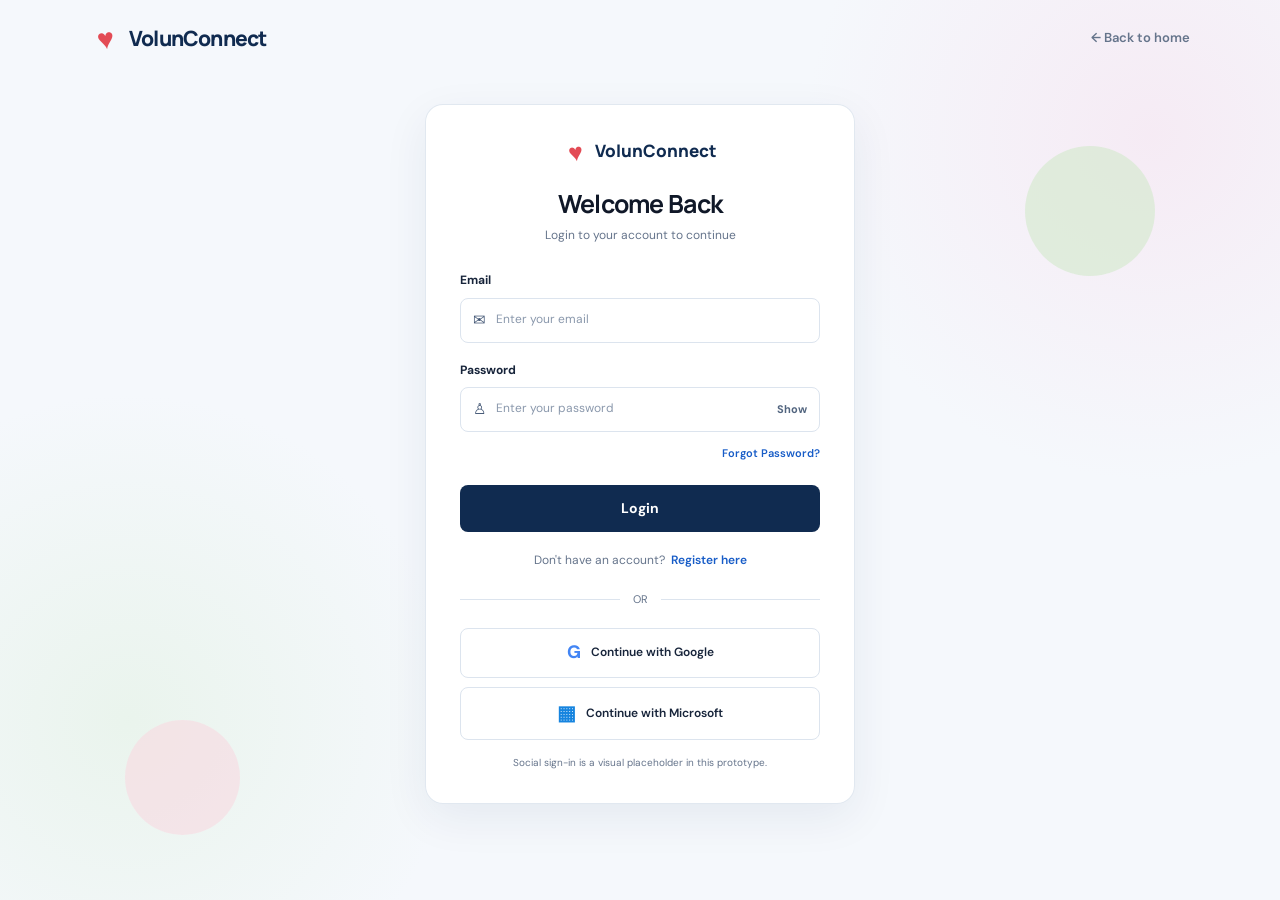
<file: manage-volunteers.html>
<!DOCTYPE html>
<html lang="en">
<head>
  <meta charset="UTF-8">
  <meta name="viewport" content="width=device-width, initial-scale=1.0">
  <title>Manage Volunteers | VolunConnect</title>
  <link rel="stylesheet" href="css/style.css">
  <link rel="stylesheet" href="css/dashboard.css">
  <link rel="stylesheet" href="css/admin.css">
  <script src="storage.js" defer></script>
  <script src="script.js" defer></script>
  <link rel="icon" href="https://api.iconify.design/lucide/users.svg?color=%230d9488" type="image/svg+xml">
</head>

<body class="dashboard-body admin-dashboard">
  <div class="dashboard-layout">
    <aside class="sidebar" id="admin-sidebar">
      <a href="index.html" class="brand sidebar-brand">
        <span class="brand-icon" aria-hidden="true">♥</span>
        <span>VolunConnect</span>
      </a>

      <p class="sidebar-label">ADMINISTRATION</p>

      <nav class="sidebar-nav" aria-label="Admin navigation">
        <a href="admin.html" class="sidebar-link">▦ Dashboard</a>
        <a href="manage-volunteers.html" class="sidebar-link active">♙ Manage Volunteers</a>
        <a href="manage-events.html" class="sidebar-link">▤ Manage Events</a>
        <a href="admin-applications.html" class="sidebar-link">▧ Applications</a>
        <a href="reports.html" class="sidebar-link">▥ Reports</a>
        <a href="notifications.html" class="sidebar-link">♧ Notifications</a>
      </nav>

      <div class="sidebar-bottom">
        <a href="login.html" class="sidebar-link" data-logout>↪ Logout</a>
      </div>
    </aside>

    <main class="dashboard-main">
      <header class="dashboard-topbar">
        <button type="button" class="sidebar-toggle"
          id="admin-menu-toggle" aria-label="Toggle sidebar"
          aria-controls="admin-sidebar" aria-expanded="false">☰</button>
        <div class="topbar-spacer"></div>
        <span id="admin-name">Administrator</span>
      </header>

      <div class="dashboard-content">
        <section class="dashboard-section">
          <h1>Manage Volunteers</h1>
          <p>View registered volunteer accounts and their account status.</p>
        </section>

        <section class="dashboard-stats admin-stats">
          <article class="metric-card">
            <div>
              <span class="metric-label">Total Volunteers</span>
              <strong class="metric-value" id="volunteer-count">0</strong>
            </div>
          </article>
          <article class="metric-card">
            <div>
              <span class="metric-label">Active Accounts</span>
              <strong class="metric-value" id="volunteer-active-count">0</strong>
            </div>
          </article>
          <article class="metric-card">
            <div>
              <span class="metric-label">Inactive Accounts</span>
              <strong class="metric-value" id="volunteer-inactive-count">0</strong>
            </div>
          </article>
        </section>

        <section class="dashboard-section">
          <div class="dashboard-section-heading">
            <div>
              <h2>Registered Volunteers</h2>
              <p id="volunteer-table-summary">Loading volunteers...</p>
            </div>
          </div>

          <div class="form-group">
            <label for="volunteer-search">Search by name or email</label>
            <input id="volunteer-search" type="search"
              placeholder="Search volunteers...">
          </div>

          <div class="table-wrapper">
            <table class="data-table">
              <thead>
                <tr>
                  <th>Name</th>
                  <th>Email</th>
                  <th>Registered</th>
                  <th>Status</th>
                </tr>
              </thead>
              <tbody id="admin-volunteers-table">
                <tr><td colspan="4">Loading volunteers...</td></tr>
              </tbody>
            </table>
          </div>

          <p id="volunteer-page-message" role="status" aria-live="polite"></p>
        </section>
      </div>

      <footer class="dashboard-footer">
        <p>© <span id="current-year"></span> VolunConnect</p>
      </footer>
    </main>
  </div>
</body>
</html>
</file>
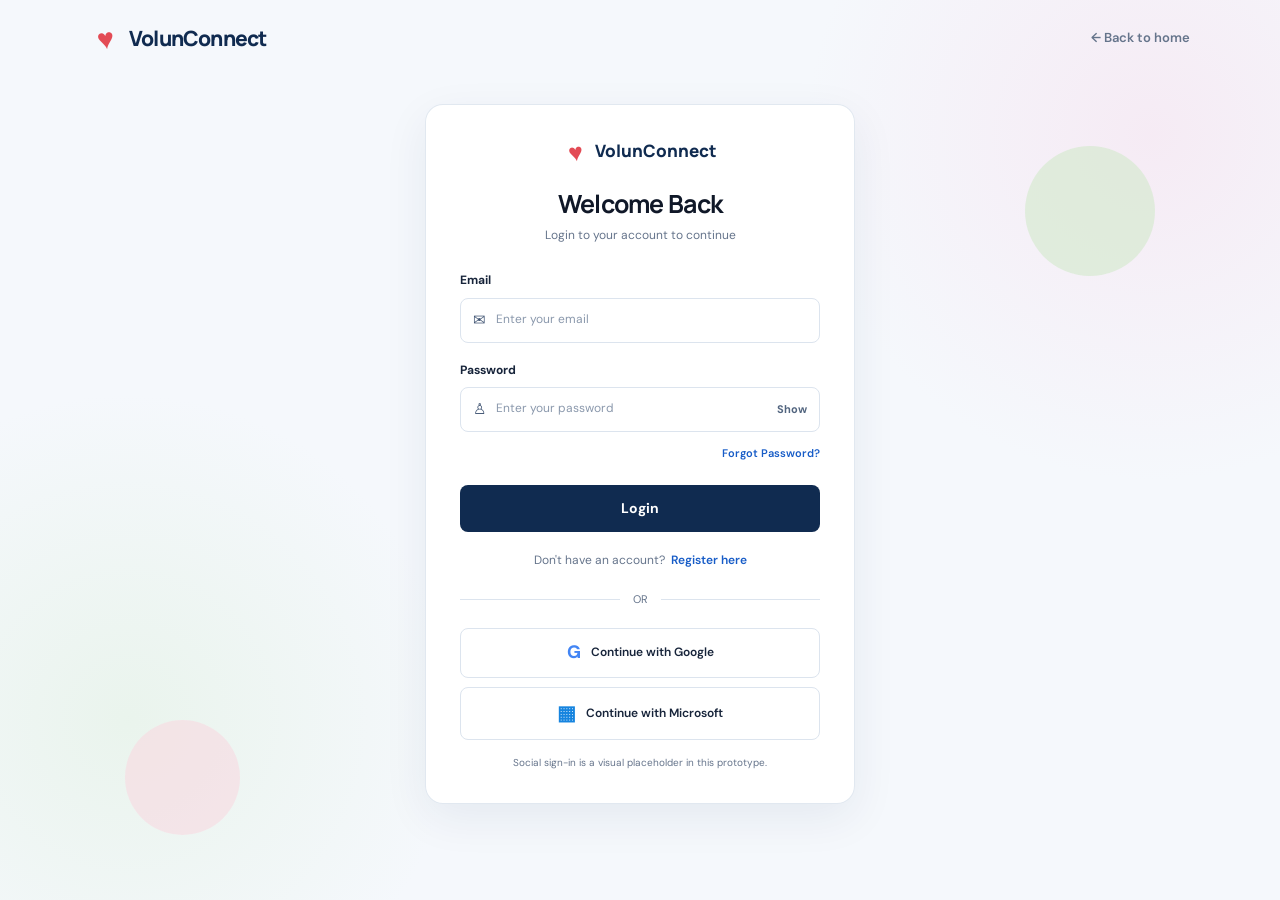
<file: notifications.html>
<!DOCTYPE html>
<html lang="en">
<head>
  <meta charset="UTF-8">
  <meta name="viewport" content="width=device-width, initial-scale=1.0">
  <title>Notifications | VolunConnect</title>

  <link rel="stylesheet" href="css/style.css">
  <link rel="stylesheet" href="css/dashboard.css">
  <link rel="stylesheet" href="css/admin.css">

  <script src="storage.js" defer></script>
  <script src="script.js" defer></script>

  <link
    rel="icon"
    href="https://api.iconify.design/lucide/bell.svg?color=%23ea580c"
    type="image/svg+xml"
  >
</head>

<body class="admin-dashboard shared-notifications-page">
  <div class="dashboard-layout">

    <aside class="sidebar">
      <div class="sidebar-brand">
        <h2>VolunConnect</h2>
        <p id="notifications-user-role">Dashboard</p>
      </div>

      <nav class="sidebar-nav" id="notifications-sidebar-nav">
        <!-- Navigation is generated according to the logged-in role. -->
      </nav>

      <div class="sidebar-footer">
        <p>
          Logged in as
          <strong id="notifications-user-name">User</strong>
        </p>
        <button type="button" id="logout-btn">Logout</button>
      </div>
    </aside>

    <main class="dashboard-main">
      <header class="dashboard-header">
        <div>
          <h1>Notifications</h1>
          <p id="notifications-page-description">
            Your recent notifications.
          </p>
        </div>

        <button type="button" id="mark-all-read-btn">
          Mark All as Read
        </button>
      </header>

      <section class="dashboard-section">
        <div class="section-heading">
          <h2>Recent Notifications</h2>
          <span id="notification-count">0 notifications</span>
        </div>

        <p id="notifications-message" role="status"></p>

        <div id="admin-notifications-list">
          <p>Loading notifications...</p>
        </div>
      </section>
    </main>

  </div>
</body>
</html>
</file>
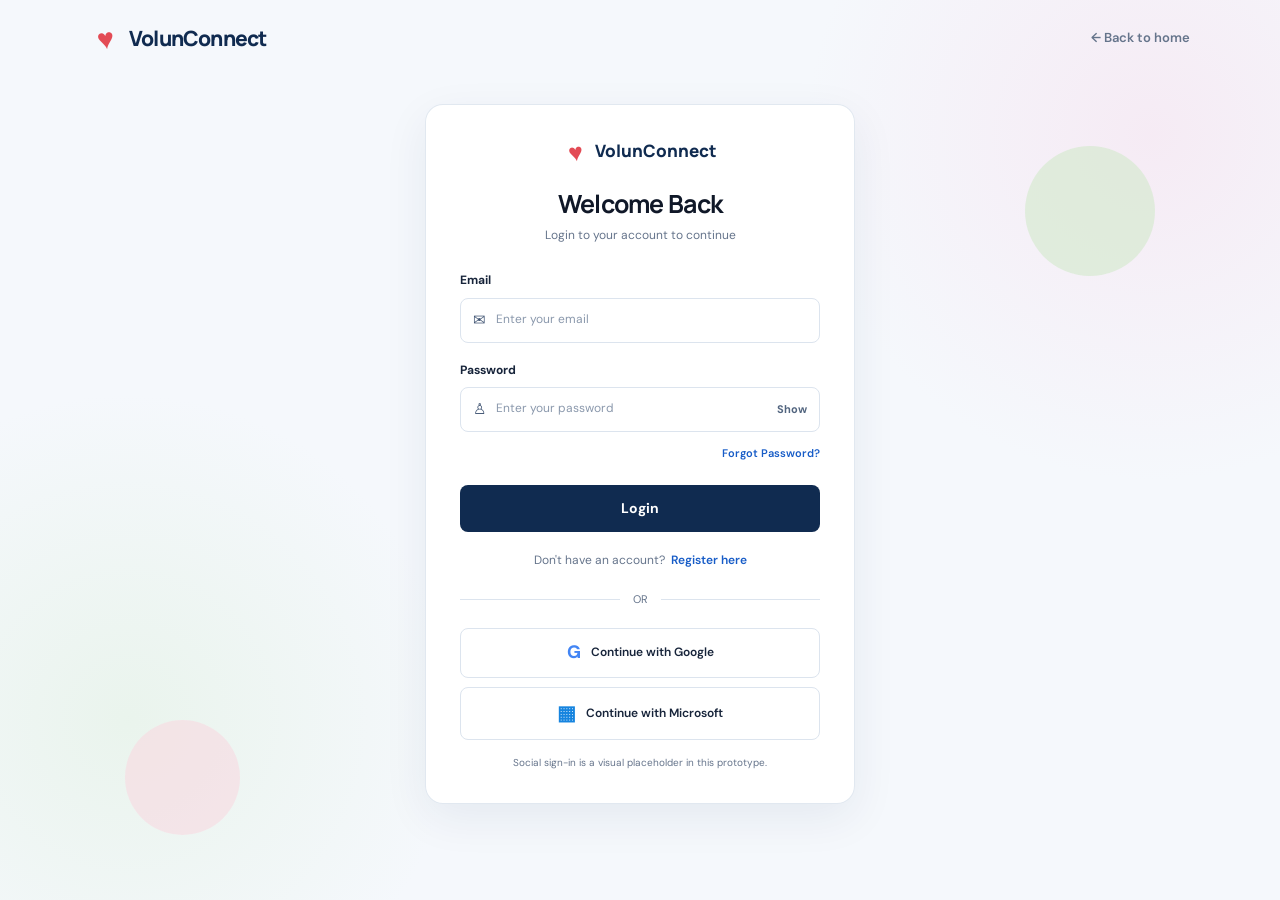
<file: opportunities.html>
<!DOCTYPE html>
<html lang="en">
<head>
  <meta charset="UTF-8">
  <meta name="viewport" content="width=device-width, initial-scale=1.0">
  <title>Browse Opportunities | VolunConnect</title>

  <link rel="preconnect" href="https://fonts.googleapis.com">
  <link rel="preconnect" href="https://fonts.gstatic.com" crossorigin>
  <link href="https://fonts.googleapis.com/css2?family=DM+Sans:wght@400;500;600;700&family=Manrope:wght@400;500;600;700;800&display=swap" rel="stylesheet">

  <link rel="stylesheet" href="css/style.css">
  <link rel="stylesheet" href="css/dashboard.css">
  <link rel="stylesheet" href="css/volunteer.css">

  <script src="storage.js" defer></script>
  <script src="script.js" defer></script>
  <link rel="icon" href="https://api.iconify.design/lucide/search.svg?color=%230d9488" type="image/svg+xml">
</head>

<body class="dashboard-body volunteer-dashboard">

<div class="dashboard-layout">

  <aside class="sidebar" id="volunteer-sidebar">
    <a href="index.html" class="brand sidebar-brand">
      <span class="brand-icon" aria-hidden="true">♥</span>
      <span>VolunConnect</span>
    </a>

    <p class="sidebar-label">WORKSPACE</p>

    <nav class="sidebar-nav" aria-label="Volunteer navigation">
      <a href="dashboard.html" class="sidebar-link">▦ Dashboard</a>
      <a href="opportunities.html" class="sidebar-link active">⌕ Browse Opportunities</a>
      <a href="applications.html" class="sidebar-link">▤ My Applications</a>
      <a href="profile.html" class="sidebar-link">♙ My Profile</a>
      <a href="certificates.html" class="sidebar-link">♧ Certificates</a>
      <a href="notifications.html" class="sidebar-link">♧ Notifications</a>
    </nav>

    <div class="sidebar-bottom">
      <a href="login.html" class="sidebar-link" data-logout>↪ Logout</a>
    </div>
  </aside>

  <div class="dashboard-main">

    <header class="dashboard-topbar">
      <button
        type="button"
        class="sidebar-toggle"
        id="volunteer-menu-toggle"
        aria-controls="volunteer-sidebar"
        aria-expanded="false"
        aria-label="Toggle sidebar"
      >☰</button>

      <div class="topbar-spacer"></div>

      <a href="applications.html" class="topbar-notification">▤</a>

      <div class="topbar-user">
        <div class="avatar">V</div>
        <div class="topbar-user-info">
          <strong id="volunteer-name">Volunteer</strong>
          <span>Volunteer</span>
        </div>
      </div>
    </header>

    <main class="dashboard-content">

      <div class="welcome-row">
        <div>
          <span class="eyebrow">MAKE AN IMPACT</span>
          <h1>Browse Opportunities</h1>
          <p>Find meaningful ways to support your community.</p>
        </div>
      </div>

      <section class="opportunity-toolbar">
        <div class="opportunity-search">
          <label for="event-search">Search events</label>
          <input
            type="search"
            id="event-search"
            placeholder="Search by title or location..."
          >
        </div>

        <div class="opportunity-search">
          <label for="event-category">Category</label>
          <select id="event-category">
            <option value="all">All categories</option>
            <option value="environment">Environment</option>
            <option value="education">Education</option>
            <option value="community">Community</option>
            <option value="healthcare">Healthcare</option>
          </select>
        </div>
      </section>

      <div class="listing-summary">
        <span id="event-count">Loading opportunities...</span>
      </div>

      <section
        id="opportunity-grid"
        class="opportunity-grid"
        aria-live="polite"
      >
        <p>Loading opportunities...</p>
      </section>

    </main>
  </div>
</div>

</body>
</html>
</file>
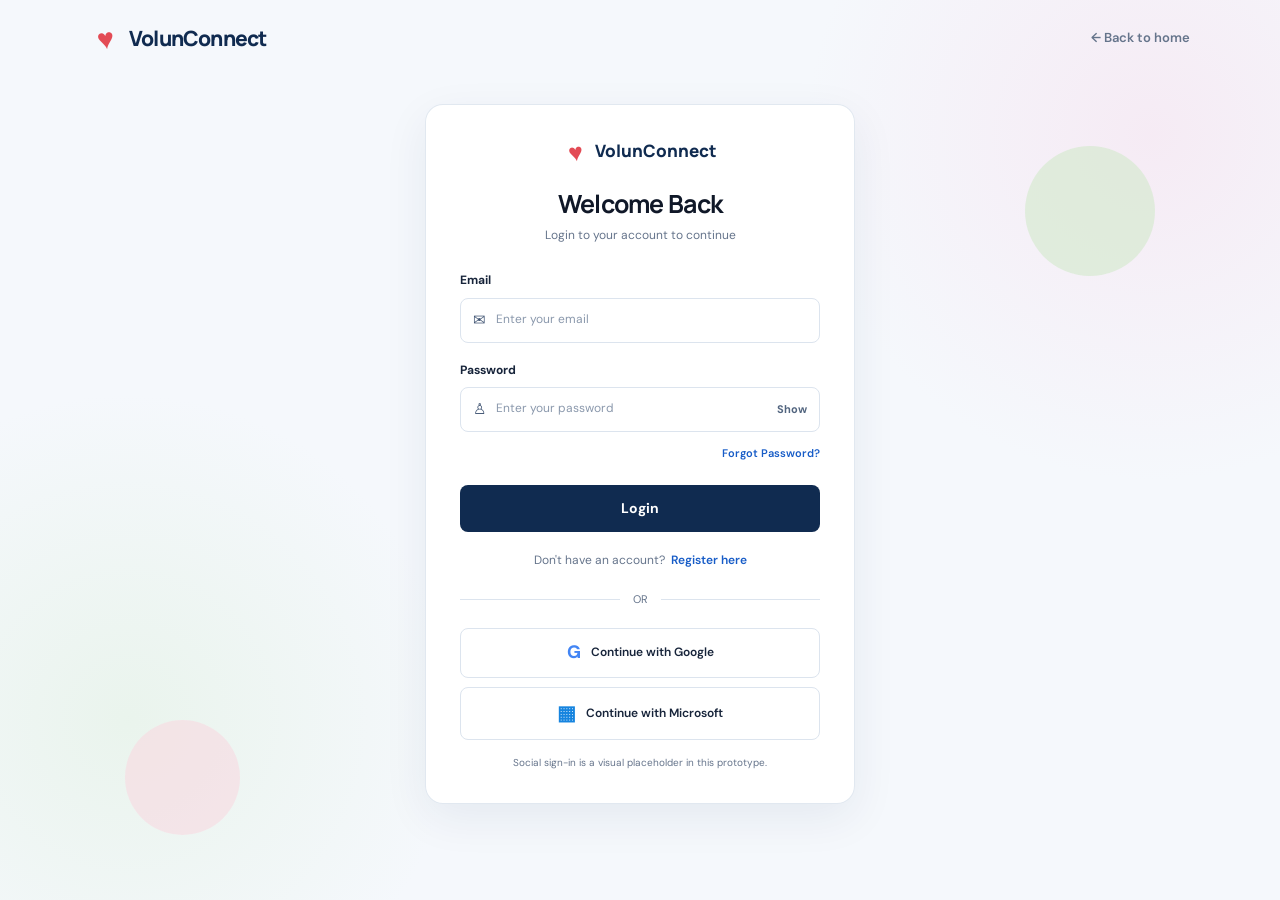
<file: profile.html>
<!DOCTYPE html>
<html lang="en">
<head>
  <meta charset="UTF-8">
  <meta name="viewport" content="width=device-width, initial-scale=1.0">
  <title>My Profile | VolunConnect</title>

  <link rel="stylesheet" href="css/style.css">
  <link rel="stylesheet" href="css/dashboard.css">
  <link rel="stylesheet" href="css/volunteer.css">

  <script src="storage.js" defer></script>
  <script src="script.js" defer></script>
  <script src="profile.js" defer></script>
  <link rel="icon" href="https://api.iconify.design/lucide/user-round.svg?color=%230d9488" type="image/svg+xml">
</head>
<body class="dashboard-body volunteer-dashboard">
  <div class="dashboard-layout">
    <aside class="sidebar" id="volunteer-sidebar">
      <a href="dashboard.html" class="brand sidebar-brand">
        <span>♥</span><span>VolunConnect</span>
      </a>

      <p class="sidebar-label">WORKSPACE</p>

      <nav class="sidebar-nav" aria-label="Volunteer navigation">
        <a href="dashboard.html" class="sidebar-link">Dashboard</a>
        <a href="opportunities.html" class="sidebar-link">Browse Opportunities</a>
        <a href="applications.html" class="sidebar-link">My Applications</a>
        <a href="profile.html" class="sidebar-link active">My Profile</a>
        <a href="certificates.html" class="sidebar-link">Certificates</a>
        <a href="notifications.html" class="sidebar-link">Notifications</a>
      </nav>

      <div class="sidebar-bottom">
        <a href="login.html" class="sidebar-link" data-logout>Logout</a>
      </div>
    </aside>

    <main class="dashboard-main">
      <header class="dashboard-topbar">
        <button type="button" class="sidebar-toggle"
          id="volunteer-menu-toggle"
          aria-controls="volunteer-sidebar"
          aria-expanded="false"
          aria-label="Toggle sidebar">☰</button>
        <div class="topbar-spacer"></div>
      </header>

      <div class="dashboard-content">
        <header class="page-heading">
          <h1>My Profile</h1>
          <p>View and update your volunteer account information.</p>
        </header>

        <section class="profile-card">
          <div class="profile-avatar" id="profile-avatar">V</div>
          
<div class="profile-photo-controls">
  <label for="profile-image-input">Profile Picture</label>

  <input
    type="file"
    id="profile-image-input"
    accept="image/jpeg,image/png,image/webp"
  >

  <p class="profile-photo-help">
    JPG, PNG, or WebP. Maximum file size: 1 MB.
  </p>

  <button
    type="button"
    id="profile-image-remove"
    class="btn btn-secondary"
    hidden
  >
    Remove Profile Picture
  </button>
</div>

          <h2 id="profile-display-name">Loading profile...</h2>
          <p id="profile-display-email"></p>
          <span class="profile-badge" id="profile-display-role">Volunteer</span>
        </section>

        <section class="dashboard-section profile-form-section">
          <h2>Personal Information</h2>

          <form id="profile-form">
            <div class="profile-form-grid">
              <div class="form-group">
                <label for="profile-name">Full Name</label>
                <input id="profile-name" name="name"
                  type="text" minlength="2" maxlength="80" required>
              </div>

              <div class="form-group">
                <label for="profile-email">Email Address</label>
                <input id="profile-email" name="email"
                  type="email" readonly>
                <small>Email cannot be changed here.</small>
              </div>

              <div class="form-group">
                <label for="profile-role">Account Type</label>
                <input id="profile-role" type="text" readonly>
              </div>

              <div class="form-group">
                <label for="profile-joined">Member Since</label>
                <input id="profile-joined" type="text" readonly>
              </div>
            </div>

            <p id="profile-message" role="status" aria-live="polite"></p>

            <button type="submit" class="btn btn-primary" id="profile-save">
              Save Changes
            </button>
          </form>
        </section>

        <p><a href="dashboard.html">← Back to Dashboard</a></p>
      </div>
    </main>
  </div>
</body>
</html>
</file>
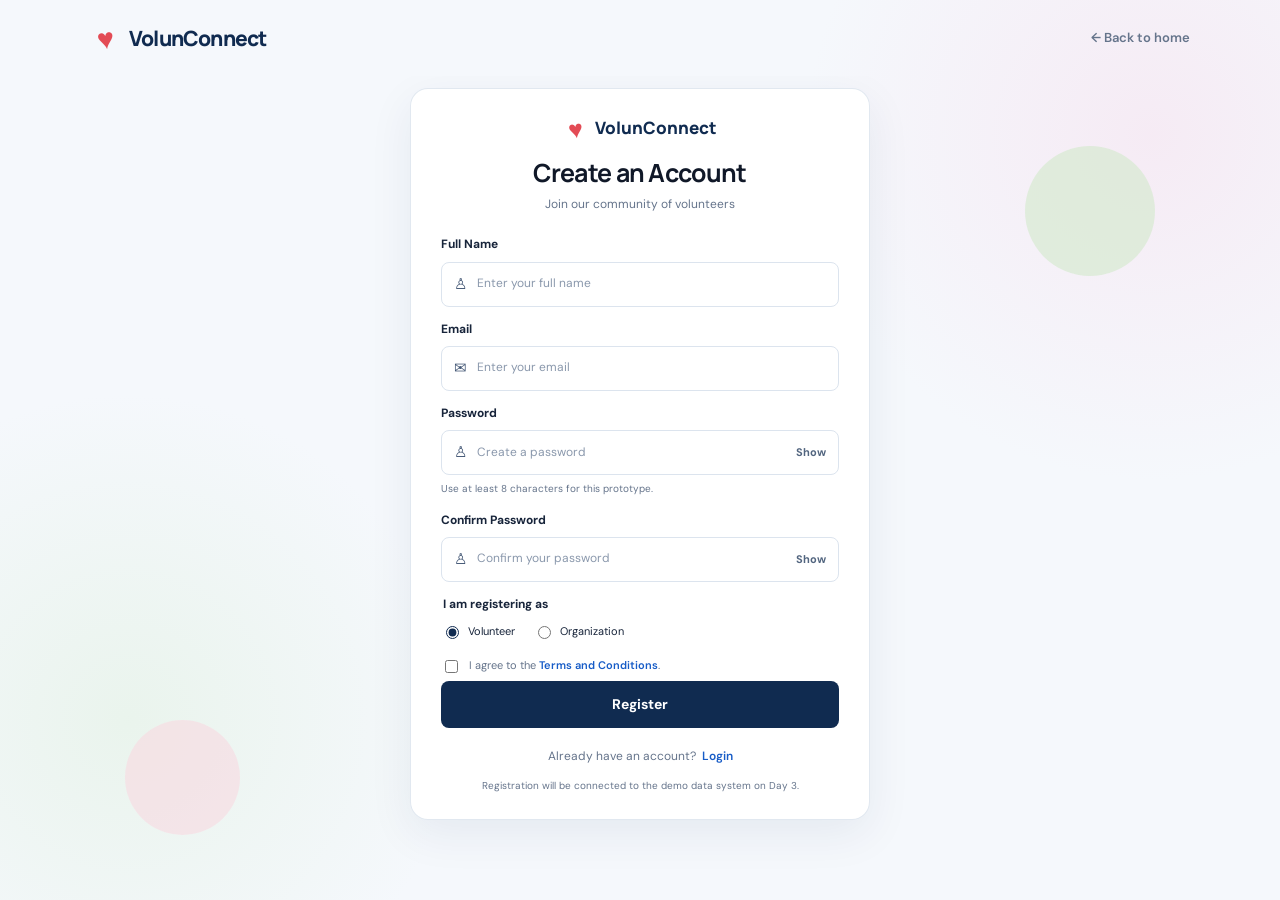
<file: register.html>
<!DOCTYPE html>
<html lang="en">
<head>
  <meta charset="UTF-8">
  <meta name="viewport" content="width=device-width, initial-scale=1.0">

  <title>Create an Account | VolunConnect</title>

  <link rel="icon" href="https://api.iconify.design/lucide/user-plus.svg?color=%23059669" type="image/svg+xml">

  <link rel="preconnect" href="https://fonts.googleapis.com">
  <link rel="preconnect" href="https://fonts.gstatic.com" crossorigin>
  <link href="https://fonts.googleapis.com/css2?family=DM+Sans:wght@400;500;600;700&family=Manrope:wght@400;500;600;700;800&display=swap" rel="stylesheet">

  <link rel="stylesheet" href="css/style.css">
  <link rel="stylesheet" href="css/auth.css">

  <script src="storage.js" defer></script>
  <script src="script.js" defer></script>
</head>

<body class="auth-body">

  <header class="auth-header">
    <a href="index.html" class="brand">
      <span class="brand-icon" aria-hidden="true">♥</span>
      <span>VolunConnect</span>
    </a>

    <a href="index.html" class="back-home">← Back to home</a>
  </header>

  <main class="auth-layout register-layout">

    <div class="auth-decoration auth-leaf-one"></div>
    <div class="auth-decoration auth-leaf-two"></div>

    <section class="auth-card register-card" aria-labelledby="register-title">

      <div class="auth-logo">
        <span class="brand-icon" aria-hidden="true">♥</span>
        <span>VolunConnect</span>
      </div>

      <div class="auth-heading">
        <h1 id="register-title">Create an Account</h1>
        <p>Join our community of volunteers</p>
      </div>

      <form id="register-form">

        <div class="form-group">
          <label for="register-name">Full Name</label>

          <div class="input-wrap">
            <span class="input-icon" aria-hidden="true">♙</span>

            <input
              type="text"
              id="register-name"
              name="name"
              placeholder="Enter your full name"
              autocomplete="name"
              minlength="2"
              maxlength="80"
              required
            >
          </div>
        </div>

        <div class="form-group">
          <label for="register-email">Email</label>

          <div class="input-wrap">
            <span class="input-icon" aria-hidden="true">✉</span>

            <input
              type="email"
              id="register-email"
              name="email"
              placeholder="Enter your email"
              autocomplete="email"
              required
            >
          </div>
        </div>

        <div class="form-group">
          <label for="register-password">Password</label>

          <div class="input-wrap">
            <span class="input-icon" aria-hidden="true">♙</span>

            <input
              type="password"
              id="register-password"
              name="password"
              placeholder="Create a password"
              autocomplete="new-password"
              minlength="8"
              required
            >

            <button
              class="password-toggle"
              type="button"
              data-toggle-password="register-password"
              aria-label="Show password"
            >Show</button>
          </div>

          <small class="field-hint">
            Use at least 8 characters for this prototype.
          </small>
        </div>

        <div class="form-group">
          <label for="confirm-password">Confirm Password</label>

          <div class="input-wrap">
            <span class="input-icon" aria-hidden="true">♙</span>

            <input
              type="password"
              id="confirm-password"
              name="confirmPassword"
              placeholder="Confirm your password"
              autocomplete="new-password"
              minlength="8"
              required
            >

            <button
              class="password-toggle"
              type="button"
              data-toggle-password="confirm-password"
              aria-label="Show password"
            >Show</button>
          </div>
        </div>

        <fieldset class="role-fieldset">
          <legend>I am registering as</legend>

          <label class="radio-option">
            <input
              type="radio"
              name="role"
              value="volunteer"
              checked
            >
            <span>Volunteer</span>
          </label>

          <label class="radio-option">
            <input
              type="radio"
              name="role"
              value="organization"
            >
            <span>Organization</span>
          </label>
        </fieldset>

        <label class="terms-option">
          <input type="checkbox" id="terms" name="terms" required>
          <span>
            I agree to the
            <a href="#" data-demo-link>Terms and Conditions</a>.
          </span>
        </label>

        <p class="form-message" id="register-message" role="status" aria-live="polite"></p>

        <button class="btn btn-primary auth-submit" type="submit">
          Register
        </button>

      </form>

      <p class="auth-switch">
        Already have an account?
        <a href="login.html">Login</a>
      </p>

      <p class="auth-disclaimer">
        Registration will be connected to the demo data system on Day 3.
      </p>

    </section>

  </main>

</body>
</html>
</file>
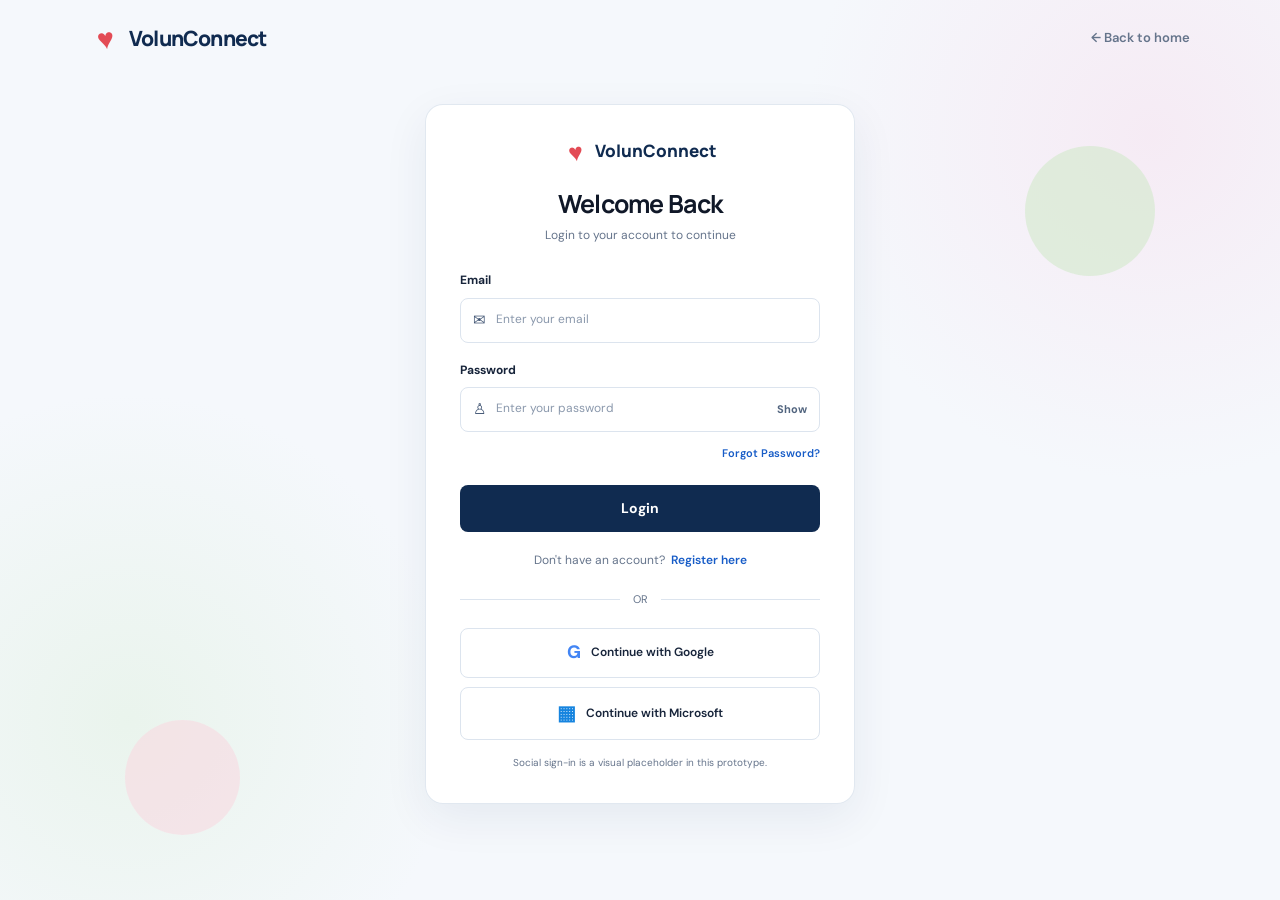
<file: reports.html>
<!DOCTYPE html>
<html lang="en">
<head>
  <meta charset="UTF-8">
  <meta name="viewport" content="width=device-width, initial-scale=1.0">
  <title>Reports & Analytics | VolunConnect</title>
  <link rel="stylesheet" href="css/style.css">
  <link rel="stylesheet" href="css/dashboard.css">
  <link rel="stylesheet" href="css/admin.css">
  <script src="storage.js" defer></script>
  <script src="script.js" defer></script>
  <link rel="icon" href="https://api.iconify.design/lucide/chart-column.svg?color=%2316a34a" type="image/svg+xml">
</head>

<body class="dashboard-body admin-dashboard">
  <div class="dashboard-layout">
    <aside class="sidebar" id="admin-sidebar">
      <a href="index.html" class="brand sidebar-brand">
        <span class="brand-icon">♥</span>
        <span>VolunConnect</span>
      </a>

      <p class="sidebar-label">ADMINISTRATION</p>
      <nav class="sidebar-nav" aria-label="Admin navigation">
        <a href="admin.html" class="sidebar-link">▦ Dashboard</a>
        <a href="manage-volunteers.html" class="sidebar-link">♙ Manage Volunteers</a>
        <a href="manage-events.html" class="sidebar-link">▤ Manage Events</a>
        <a href="admin-applications.html" class="sidebar-link">▧ Applications</a>
        <a href="reports.html" class="sidebar-link active">▥ Reports</a>
        <a href="notifications.html" class="sidebar-link">♧ Notifications</a>
      </nav>

      <div class="sidebar-bottom">
        <a href="login.html" class="sidebar-link" data-logout>↪ Logout</a>
      </div>
    </aside>

    <main class="dashboard-main">
      <header class="dashboard-topbar">
        <button type="button" class="sidebar-toggle"
          id="admin-menu-toggle" aria-label="Toggle sidebar"
          aria-controls="admin-sidebar" aria-expanded="false">☰</button>
        <div class="topbar-spacer"></div>
        <span id="admin-name">Administrator</span>
      </header>

      <div class="dashboard-content">
        <section class="dashboard-section">
          <h1>Reports & Analytics</h1>
          <p>A live overview of volunteer activity and event applications.</p>
        </section>

        <section class="dashboard-stats admin-stats">
          <article class="metric-card">
            <div>
              <span class="metric-label">Total Volunteers</span>
              <strong class="metric-value" id="report-volunteers">0</strong>
            </div>
          </article>
          <article class="metric-card">
            <div>
              <span class="metric-label">Total Events</span>
              <strong class="metric-value" id="report-events">0</strong>
            </div>
          </article>
          <article class="metric-card">
            <div>
              <span class="metric-label">Applications</span>
              <strong class="metric-value" id="report-applications">0</strong>
            </div>
          </article>
          <article class="metric-card">
            <div>
              <span class="metric-label">Approval Rate</span>
              <strong class="metric-value" id="report-approval-rate">0%</strong>
            </div>
          </article>
        </section>

        <section class="dashboard-section">
          <h2>Application Status</h2>
          <div class="table-wrapper">
            <table class="data-table">
              <thead>
                <tr><th>Status</th><th>Applications</th><th>Share</th></tr>
              </thead>
              <tbody id="report-status-table">
                <tr><td colspan="3">Loading report...</td></tr>
              </tbody>
            </table>
          </div>
        </section>
        
        <section class="dashboard-section">
        <h2>Application Status Overview</h2>
        <p>Visual breakdown of pending, approved and rejected applications.</p>

        <div
            id="report-status-chart"
            role="img"
            aria-label="Application status breakdown"
        ></div>
        </section>

        <section class="dashboard-section">
          <h2>Events by Category</h2>
          <div class="table-wrapper">
            <table class="data-table">
              <thead>
                <tr><th>Category</th><th>Events</th></tr>
              </thead>
              <tbody id="report-category-table">
                <tr><td colspan="2">Loading report...</td></tr>
              </tbody>
            </table>
          </div>
        </section>

        <p id="reports-message" role="status" aria-live="polite"></p>
      </div>

      <footer class="dashboard-footer">
        <p>© <span id="current-year"></span> VolunConnect</p>
      </footer>
    </main>
  </div>
</body>
</html>
</file>
<file: css/style.css>
/* =========================================
   1. DESIGN VARIABLES AND RESET
========================================= */

:root {
  --primary: #102b50;
  --primary-dark: #0a1f3c;
  --primary-light: #e9f1fb;

  --background: #ffffff;
  --background-soft: #f6f8fc;
  --surface: #ffffff;

  --text: #17243a;
  --text-muted: #65748b;

  --border: #dce4ee;

  --green: #198754;
  --green-soft: #e5f6e9;

  --purple: #6554d9;
  --purple-soft: #eeeaff;

  --orange: #c77818;
  --orange-soft: #fff0db;

  --radius-sm: 8px;
  --radius-md: 14px;
  --radius-lg: 24px;

  --shadow-card: 0 8px 28px rgba(16, 43, 80, 0.06);
  --shadow-hover: 0 14px 35px rgba(16, 43, 80, 0.12);

  --container-width: 1200px;
}

* {
  box-sizing: border-box;
}

html {
  scroll-behavior: smooth;
  scroll-padding-top: 90px;
}

body {
  margin: 0;
  font-family: "DM Sans", Arial, sans-serif;
  font-size: 15px;
  line-height: 1.65;
  color: var(--text);
  background: var(--background);
}

img {
  display: block;
  max-width: 100%;
}

a {
  color: inherit;
  text-decoration: none;
}

button {
  font: inherit;
}

button,
a {
  -webkit-tap-highlight-color: transparent;
}

button:focus-visible,
a:focus-visible {
  outline: 3px solid #6ca7ff;
  outline-offset: 4px;
}

h1,
h2,
h3,
p {
  margin-top: 0;
}

h1,
h2,
h3 {
  font-family: "Manrope", Arial, sans-serif;
  line-height: 1.25;
}

p {
  color: var(--text-muted);
}

.container {
  width: min(var(--container-width), 90%);
  margin-inline: auto;
}

.section {
  padding-block: 90px;
}


/* =========================================
   2. BUTTONS
========================================= */

.btn {
  display: inline-flex;
  align-items: center;
  justify-content: center;
  gap: 10px;

  min-height: 46px;
  padding: 11px 20px;

  border: 1px solid transparent;
  border-radius: var(--radius-sm);

  font-size: 14px;
  font-weight: 700;

  transition:
    background 0.2s ease,
    color 0.2s ease,
    border-color 0.2s ease,
    transform 0.2s ease,
    box-shadow 0.2s ease;
}

.btn:hover {
  transform: translateY(-2px);
}

.btn-primary {
  background: var(--primary);
  color: #ffffff;
}

.btn-primary:hover {
  background: var(--primary-dark);
  box-shadow: 0 7px 18px rgba(16, 43, 80, 0.16);
}

.btn-outline {
  background: transparent;
  color: var(--primary);
  border-color: #b9c7d9;
}

.btn-outline:hover {
  background: var(--primary-light);
  border-color: var(--primary);
}

.btn-small {
  min-height: 39px;
  padding: 8px 20px;
  font-size: 13px;
}

.btn-light {
  background: #ffffff;
  color: var(--primary);
  white-space: nowrap;
}

.btn-light:hover {
  background: #edf4ff;
}


/* =========================================
   3. NAVIGATION BAR
========================================= */

.site-header {
  position: sticky;
  top: 0;
  z-index: 100;

  background: rgba(255, 255, 255, 0.96);
  border-bottom: 1px solid rgba(220, 228, 238, 0.8);
  backdrop-filter: blur(14px);
}

.navbar {
  min-height: 76px;

  display: flex;
  align-items: center;
  justify-content: space-between;
  gap: 28px;
}

.brand {
  display: inline-flex;
  align-items: center;
  gap: 9px;

  flex-shrink: 0;

  font-family: "Manrope", Arial, sans-serif;
  font-size: 21px;
  font-weight: 800;
  letter-spacing: -0.8px;
  color: var(--primary);
}

.brand-icon {
  display: inline-flex;
  align-items: center;
  justify-content: center;

  width: 30px;
  height: 30px;

  color: #e34b55;
  font-size: 29px;
  line-height: 1;
  transform: rotate(-8deg);
}

.nav-links {
  display: flex;
  align-items: center;
  gap: 27px;
}

.nav-link {
  position: relative;
  padding-block: 8px;

  color: #39485e;
  font-size: 13px;
  font-weight: 600;

  transition: color 0.2s ease;
}

.nav-link:hover,
.nav-link.active {
  color: var(--primary);
}

.nav-link.active::after {
  content: "";
  position: absolute;
  right: 0;
  bottom: 0;
  left: 0;

  height: 2px;
  background: var(--primary);
  border-radius: 2px;
}

.nav-actions {
  display: flex;
  align-items: center;
  gap: 10px;
  margin-left: 5px;
}

.menu-toggle {
  display: none;

  width: 42px;
  height: 42px;

  align-items: center;
  justify-content: center;
  flex-direction: column;
  gap: 5px;

  border: 1px solid var(--border);
  border-radius: 10px;
  background: white;
  cursor: pointer;
}

.menu-toggle span {
  display: block;
  width: 19px;
  height: 2px;

  border-radius: 2px;
  background: var(--primary);
}


/* =========================================
   4. HERO SECTION
========================================= */

.hero {
  position: relative;
  overflow: hidden;

  padding-top: 65px;
  padding-bottom: 70px;

  background:
    radial-gradient(
      circle at 88% 15%,
      rgba(245, 225, 242, 0.58),
      transparent 24%
    ),
    linear-gradient(135deg, #ffffff 30%, #fbf9fc 100%);
}

.hero-grid {
  display: grid;
  grid-template-columns: 1fr 1fr;
  align-items: center;
  gap: 55px;
}

.hero-content {
  position: relative;
  z-index: 2;
}

.eyebrow {
  display: inline-block;
  margin-bottom: 15px;

  color: var(--primary);
  font-size: 11px;
  font-weight: 700;
  letter-spacing: 1.5px;
}

.hero h1 {
  max-width: 620px;
  margin-bottom: 22px;

  color: var(--primary);
  font-size: clamp(36px, 4.1vw, 56px);
  font-weight: 800;
  letter-spacing: -2.2px;
  line-height: 1.13;
}

.hero h1 span {
  display: block;
}

.hero-description {
  max-width: 470px;
  margin-bottom: 27px;

  font-size: 16px;
  line-height: 1.8;
}

.hero-actions {
  display: flex;
  align-items: center;
  flex-wrap: wrap;
  gap: 13px;
}

.hero-note {
  display: flex;
  align-items: center;
  gap: 9px;
  margin-top: 26px;

  color: var(--text-muted);
  font-size: 12px;
}

.note-dot {
  width: 8px;
  height: 8px;

  background: var(--green);
  border-radius: 50%;
}

.hero-visual {
  position: relative;
  min-width: 0;
  padding: 10px 0 45px;
}

.hero-image-wrap {
  position: relative;
  z-index: 1;

  overflow: hidden;

  width: 100%;
  aspect-ratio: 1.12 / 1;

  border-radius: 48% 48% 45% 20% / 35% 40% 50% 40%;
  background: #e9f1e6;
  box-shadow: var(--shadow-card);
}

.hero-image {
  width: 100%;
  height: 100%;
  object-fit: cover;
  object-position: center;
}

.hero-decoration {
  position: absolute;
  border-radius: 50%;
  pointer-events: none;
}

.decoration-one {
  top: -12px;
  right: -8px;

  width: 135px;
  height: 135px;

  background: rgba(219, 235, 211, 0.75);
}

.decoration-two {
  bottom: 12px;
  left: -20px;

  width: 125px;
  height: 125px;

  background: rgba(245, 225, 242, 0.8);
}

.floating-card {
  position: absolute;
  z-index: 2;
  right: -8px;
  bottom: 35px;

  display: flex;
  align-items: center;
  gap: 12px;

  padding: 14px 19px;

  background: rgba(255, 255, 255, 0.96);
  border: 1px solid rgba(220, 228, 238, 0.8);
  border-radius: 14px;
  box-shadow: var(--shadow-hover);
}

.floating-icon {
  display: grid;
  place-items: center;

  width: 38px;
  height: 38px;

  background: #ffe9eb;
  border-radius: 12px;

  color: #df4958;
  font-size: 22px;
}

.floating-card strong,
.floating-card span {
  display: block;
}

.floating-card strong {
  font-family: "Manrope", Arial, sans-serif;
  font-size: 13px;
}

.floating-card span {
  color: var(--text-muted);
  font-size: 12px;
}

.hero-caption {
  position: absolute;
  right: 0;
  bottom: 0;

  color: var(--primary);
  font-size: 12px;
  font-style: italic;
}


/* =========================================
   5. STATISTICS
========================================= */

.stats-section {
  padding-block: 30px 25px;
  background: #ffffff;
  border-top: 1px solid #edf0f5;
  border-bottom: 1px solid #edf0f5;
}

.stats-grid {
  display: grid;
  grid-template-columns: repeat(4, 1fr);
  gap: 25px;
}

.stat-item {
  display: flex;
  flex-direction: column;
  gap: 1px;
}

.stat-number {
  font-family: "Manrope", Arial, sans-serif;
  font-size: 29px;
  font-weight: 800;
  letter-spacing: -1px;
  color: var(--primary);
}

.stat-label {
  color: var(--text-muted);
  font-size: 13px;
}

.demo-note {
  margin: 16px auto 0;
  font-size: 10px;
  text-align: center;
}


/* =========================================
   6. ABOUT SECTION
========================================= */

.about-section {
  background: #ffffff;
}

.about-grid {
  display: grid;
  grid-template-columns: 0.95fr 1fr;
  align-items: center;
  gap: 80px;
}

.about-image-wrap {
  position: relative;
  padding: 0 15px 20px 0;
}

.about-image-wrap::before {
  content: "";
  position: absolute;
  z-index: 0;

  top: 25px;
  right: 0;
  bottom: 0;
  left: 35px;

  background: #e7f2e7;
  border-radius: var(--radius-lg);
}

.about-image-wrap img {
  position: relative;
  z-index: 1;

  width: 100%;
  aspect-ratio: 1 / 1.02;
  object-fit: cover;

  border-radius: var(--radius-lg);
}

.image-label {
  position: absolute;
  z-index: 2;
  left: 15px;
  bottom: 38px;

  display: flex;
  align-items: center;
  gap: 10px;

  padding: 12px 17px;

  background: #ffffff;
  border-radius: 10px;
  box-shadow: var(--shadow-card);

  color: var(--primary);
  font-size: 12px;
  font-weight: 700;
}

.label-icon {
  color: var(--green);
  font-size: 19px;
}

.about-content h2,
.section-heading h2 {
  margin-bottom: 20px;

  color: var(--primary);
  font-size: clamp(29px, 3.1vw, 42px);
  font-weight: 800;
  letter-spacing: -1.4px;
}

.text-accent,
.section-heading h2 span {
  color: var(--green);
}

.about-content > p {
  margin-bottom: 28px;
  line-height: 1.85;
}

.value-list {
  display: grid;
  gap: 20px;
  margin-bottom: 28px;
}

.value-item {
  display: flex;
  align-items: flex-start;
  gap: 13px;
}

.check-icon {
  display: grid;
  place-items: center;

  flex-shrink: 0;
  width: 29px;
  height: 29px;

  color: var(--green);
  background: var(--green-soft);
  border-radius: 50%;

  font-size: 15px;
  font-weight: 800;
}

.value-item h3 {
  margin-bottom: 4px;
  font-size: 15px;
}

.value-item p {
  margin-bottom: 0;
  font-size: 13px;
}

.text-link,
.card-link {
  display: inline-flex;
  align-items: center;
  gap: 9px;

  color: var(--primary);
  font-size: 13px;
  font-weight: 700;

  transition: gap 0.2s ease;
}

.text-link:hover,
.card-link:hover {
  gap: 14px;
}


/* =========================================
   7. OPPORTUNITIES
========================================= */

.opportunities-section {
  background: var(--background-soft);
}

.section-heading {
  display: flex;
  align-items: flex-end;
  justify-content: space-between;
  gap: 25px;
  margin-bottom: 35px;
}

.section-heading h2 {
  margin-bottom: 12px;
}

.section-heading p {
  max-width: 540px;
  margin-bottom: 0;
}

.view-all {
  flex-shrink: 0;
}

.opportunity-grid {
  display: grid;
  grid-template-columns: repeat(3, minmax(0, 1fr));
  gap: 22px;
}

.opportunity-card {
  overflow: hidden;
  min-width: 0;

  background: #ffffff;
  border: 1px solid var(--border);
  border-radius: var(--radius-md);

  box-shadow: var(--shadow-card);

  transition:
    transform 0.25s ease,
    box-shadow 0.25s ease;
}

.opportunity-card:hover {
  transform: translateY(-5px);
  box-shadow: var(--shadow-hover);
}

.opportunity-image {
  position: relative;
  overflow: hidden;
  aspect-ratio: 1.75 / 1;
  background: #e6ebf1;
}

.opportunity-image img {
  width: 100%;
  height: 100%;
  object-fit: cover;

  transition: transform 0.35s ease;
}

.opportunity-card:hover .opportunity-image img {
  transform: scale(1.04);
}

.category-tag {
  position: absolute;
  left: 13px;
  bottom: 12px;

  display: inline-flex;
  align-items: center;

  padding: 5px 10px;
  border-radius: 6px;

  font-size: 10px;
  font-weight: 700;
}

.tag-green {
  color: #167447;
  background: #e2f7e8;
}

.tag-purple {
  color: #5946c5;
  background: #eeeaff;
}

.tag-orange {
  color: #a75a08;
  background: #fff0d9;
}

.opportunity-content {
  padding: 20px;
}

.opportunity-content h3 {
  margin-bottom: 10px;
  font-size: 17px;
}

.opportunity-content > p {
  min-height: 72px;
  margin-bottom: 17px;
  font-size: 13px;
  line-height: 1.75;
}

.opportunity-meta {
  display: flex;
  align-items: center;
  gap: 9px;

  margin-bottom: 10px;

  color: #53647b;
  font-size: 11px;
}

.opportunity-meta span {
  color: var(--primary);
  font-size: 15px;
}

.card-link {
  display: flex;
  justify-content: space-between;

  margin-top: 19px;
  padding-top: 14px;

  border-top: 1px solid #edf0f5;
}


/* =========================================
   8. CALL TO ACTION
========================================= */

.cta-section {
  padding-block: 58px;
  background:
    radial-gradient(
      circle at 95% 15%,
      rgba(255, 255, 255, 0.12),
      transparent 25%
    ),
    var(--primary);
}

.cta-content {
  display: flex;
  align-items: center;
  justify-content: space-between;
  gap: 30px;
}

.cta-eyebrow {
  color: #c5d9f5;
}

.cta-content h2 {
  margin-bottom: 10px;
  color: #ffffff;
  font-size: clamp(27px, 3vw, 37px);
  letter-spacing: -1px;
}

.cta-content p {
  max-width: 600px;
  margin-bottom: 0;
  color: #d1dcec;
  font-size: 14px;
}

.cta-content .btn {
  flex-shrink: 0;
}


/* =========================================
   9. FOOTER
========================================= */

.site-footer {
  padding-top: 55px;
  background: #ffffff;
}

.footer-grid {
  display: grid;
  grid-template-columns: 1.6fr 1fr 1.2fr 1fr;
  gap: 45px;
  padding-bottom: 40px;
}

.footer-brand .brand {
  margin-bottom: 17px;
}

.footer-brand > p {
  max-width: 280px;
  font-size: 13px;
  line-height: 1.8;
}

.footer-column {
  display: flex;
  flex-direction: column;
  align-items: flex-start;
  gap: 10px;
}

.footer-column h3 {
  margin-bottom: 6px;
  font-size: 14px;
}

.footer-column a,
.footer-column p {
  margin-bottom: 0;
  color: var(--text-muted);
  font-size: 12px;
}

.footer-column a:hover {
  color: var(--primary);
}

.footer-bottom {
  display: flex;
  align-items: center;
  justify-content: space-between;
  gap: 20px;

  padding-block: 20px;
  border-top: 1px solid var(--border);
}

.footer-bottom p {
  margin-bottom: 0;
  font-size: 11px;
}

.heart {
  color: #e34b55;
}


/* =========================================
   10. TABLET RESPONSIVENESS
========================================= */

@media (max-width: 1000px) {

  .navbar {
    gap: 18px;
  }

  .nav-links {
    gap: 17px;
  }

  .brand {
    font-size: 19px;
  }

  .hero-grid {
    gap: 35px;
  }

  .hero h1 {
    font-size: clamp(34px, 4.5vw, 46px);
  }

  .about-grid {
    gap: 45px;
  }

  .opportunity-grid {
    gap: 15px;
  }

  .opportunity-content {
    padding: 16px;
  }

  .footer-grid {
    gap: 25px;
  }
}


/* =========================================
   11. MOBILE NAVIGATION AND LAYOUT
========================================= */

@media (max-width: 760px) {

  .section {
    padding-block: 60px;
  }

  .navbar {
    min-height: 70px;
    flex-wrap: wrap;
  }

  .menu-toggle {
    display: flex;
  }

  .nav-links {
    display: none;

    width: 100%;
    flex-direction: column;
    align-items: stretch;
    gap: 5px;

    padding: 0 0 20px;
  }

  .nav-links.open {
    display: flex;
  }

  .nav-link {
    padding: 10px 12px;
    border-radius: 7px;
  }

  .nav-link:hover,
  .nav-link.active {
    background: var(--primary-light);
  }

  .nav-link.active::after {
    display: none;
  }

  .nav-actions {
    display: grid;
    grid-template-columns: 1fr 1fr;
    gap: 10px;
    margin: 8px 0 0;
  }

  .hero {
    padding-top: 45px;
    padding-bottom: 45px;
  }

  .hero-grid {
    grid-template-columns: 1fr;
    gap: 30px;
  }

  .hero-content {
    max-width: 600px;
  }

  .hero h1 {
    max-width: 560px;
    font-size: clamp(36px, 8vw, 52px);
    letter-spacing: -1.6px;
  }

  .hero-description {
    font-size: 15px;
  }

  .hero-visual {
    width: 100%;
    max-width: 540px;
    margin-inline: auto;
    padding-right: 5px;
  }

  .hero-image-wrap {
    aspect-ratio: 1.2 / 1;
  }

  .floating-card {
    right: 0;
  }

  .stats-grid {
    grid-template-columns: repeat(2, minmax(0, 1fr));
    row-gap: 24px;
  }

  .stat-number {
    font-size: 26px;
  }

  .about-grid {
    grid-template-columns: 1fr;
    gap: 38px;
  }

  .about-image-wrap {
    max-width: 500px;
  }

  .about-content h2,
  .section-heading h2 {
    font-size: 34px;
  }

  .section-heading {
    align-items: flex-start;
    flex-direction: column;
    gap: 20px;
  }

  .opportunity-grid {
    grid-template-columns: repeat(2, minmax(0, 1fr));
  }

  .opportunity-content > p {
    min-height: 0;
  }

  .cta-content {
    align-items: flex-start;
    flex-direction: column;
  }

  .footer-grid {
    grid-template-columns: repeat(2, minmax(0, 1fr));
    gap: 30px;
  }
}


/* =========================================
   12. SMALL MOBILE SCREENS
========================================= */

@media (max-width: 480px) {

  .container {
    width: 91%;
  }

  .brand {
    font-size: 19px;
  }

  .hero h1 {
    font-size: 36px;
  }

  .hero-actions {
    align-items: stretch;
    flex-direction: column;
  }

  .hero-actions .btn {
    width: 100%;
  }

  .hero-visual {
    padding-bottom: 48px;
  }

  .floating-card {
    right: -2px;
    bottom: 34px;
    padding: 10px 13px;
  }

  .floating-icon {
    width: 32px;
    height: 32px;
  }

  .hero-caption {
    font-size: 10px;
  }

  .stats-grid {
    gap: 20px 12px;
  }

  .stat-number {
    font-size: 24px;
  }

  .stat-label {
    font-size: 12px;
  }

  .about-content h2,
  .section-heading h2 {
    font-size: 30px;
  }

  .opportunity-grid {
    grid-template-columns: 1fr;
  }

  .opportunity-image {
    aspect-ratio: 1.8 / 1;
  }

  .opportunity-content {
    padding: 20px;
  }

  .cta-content h2 {
    font-size: 29px;
  }

  .footer-grid {
    grid-template-columns: 1fr 1fr;
    gap: 28px 18px;
  }

  .footer-brand {
    grid-column: 1 / -1;
  }

  .footer-bottom {
    align-items: flex-start;
    flex-direction: column;
    gap: 7px;
  }
}


/* =========================================
   13. REDUCED MOTION ACCESSIBILITY
========================================= */

@media (prefers-reduced-motion: reduce) {

  html {
    scroll-behavior: auto;
  }

  *,
  *::before,
  *::after {
    animation-duration: 0.01ms !important;
    animation-iteration-count: 1 !important;
    transition-duration: 0.01ms !important;
  }
}


/* =========================================
   DAY 6 - ACCESSIBILITY & RESPONSIVE POLISH
========================================= */

/* Consistent box sizing */
*,
*::before,
*::after {
  box-sizing: border-box;
}

/* Visible keyboard navigation */
a:focus-visible,
button:focus-visible,
input:focus-visible,
select:focus-visible,
textarea:focus-visible {
  outline: 3px solid #2563eb;
  outline-offset: 3px;
}

/* Improve disabled button feedback */
button:disabled,
input:disabled,
select:disabled,
textarea:disabled {
  cursor: not-allowed;
  opacity: 0.65;
}

/* Prevent long content from breaking layouts */
img,
video,
iframe {
  max-width: 100%;
}

.dashboard-content,
.dashboard-section,
.metric-card {
  min-width: 0;
}

.dashboard-content p,
.dashboard-section p,
.notification-item,
.data-table td {
  overflow-wrap: anywhere;
}

/* Consistent form control typography */
input,
select,
textarea,
button {
  font: inherit;
}

input,
select,
textarea {
  max-width: 100%;
}

/* Validation feedback */
input:invalid:not(:placeholder-shown),
textarea:invalid:not(:placeholder-shown) {
  border-color: #dc2626;
}

input:focus:invalid,
textarea:focus:invalid {
  outline-color: #dc2626;
}

/* Keep tables usable on narrow screens */
.table-wrapper {
  max-width: 100%;
  overflow-x: auto;
  -webkit-overflow-scrolling: touch;
}

.data-table {
  width: 100%;
  border-collapse: collapse;
}

.data-table th,
.data-table td {
  vertical-align: top;
}

/* Responsive dashboard statistics */
@media (max-width: 768px) {
  .dashboard-stats {
    grid-template-columns: repeat(2, minmax(0, 1fr));
  }

  .dashboard-content {
    padding-left: 16px;
    padding-right: 16px;
  }

  .dashboard-section {
    max-width: 100%;
  }

  .data-table {
    min-width: 600px;
  }

  button,
  .btn {
    max-width: 100%;
  }
}

@media (max-width: 420px) {
  .dashboard-stats {
    grid-template-columns: minmax(0, 1fr);
  }

  .dashboard-content {
    padding-left: 12px;
    padding-right: 12px;
  }
}

/* Respect users who prefer less motion */
@media (prefers-reduced-motion: reduce) {
  *,
  *::before,
  *::after {
    scroll-behavior: auto !important;
    animation-duration: 0.01ms !important;
    animation-iteration-count: 1 !important;
    transition-duration: 0.01ms !important;
  }
}

/* =========================================
   DAY 7 — RESPONSIVE DESIGN & ACCESSIBILITY
   ========================================= */

html {
  scroll-behavior: smooth;
  -webkit-text-size-adjust: 100%;
}

body {
  overflow-wrap: anywhere;
}

img,
video,
canvas,
svg {
  max-width: 100%;
}

input,
select,
textarea,
button {
  font: inherit;
}

input,
select,
textarea {
  max-width: 100%;
}

button,
a,
input,
select,
textarea {
  touch-action: manipulation;
}

button,
a {
  -webkit-tap-highlight-color: transparent;
}

/* Visible keyboard focus */
:focus-visible {
  outline: 3px solid #2563eb;
  outline-offset: 3px;
}

/* Improve readability */
p,
label,
li {
  line-height: 1.6;
}

button,
.button,
.btn {
  min-height: 40px;
}

/* Tablet */
@media (max-width: 900px) {
  .dashboard-container,
  .dashboard-layout,
  .admin-layout {
    grid-template-columns: 1fr;
  }

  .dashboard-sidebar,
  .admin-sidebar {
    width: 100%;
    position: static;
  }

  .dashboard-content,
  .admin-content {
    min-width: 0;
    width: 100%;
  }

  .stats-grid,
  .dashboard-stats,
  .report-stats {
    grid-template-columns: repeat(2, minmax(0, 1fr));
  }
}

/* Mobile */
@media (max-width: 600px) {
  .container,
  .dashboard-content,
  .admin-content,
  main {
    max-width: 100%;
  }

  .page-header,
  .dashboard-header,
  .section-header {
    align-items: flex-start;
    flex-direction: column;
    gap: 12px;
  }

  .stats-grid,
  .dashboard-stats,
  .report-stats,
  .card-grid,
  .events-grid,
  .opportunities-grid {
    grid-template-columns: 1fr;
  }

  .form-row,
  .filter-row {
    grid-template-columns: 1fr;
  }

  input,
  select,
  textarea {
    width: 100%;
    box-sizing: border-box;
  }

  table {
    display: block;
    width: 100%;
    overflow-x: auto;
    white-space: nowrap;
  }

  button,
  .button,
  .btn {
    max-width: 100%;
  }

  h1 {
    font-size: clamp(1.6rem, 7vw, 2.2rem);
  }

  h2 {
    font-size: clamp(1.3rem, 5vw, 1.8rem);
  }
}

/* Respect reduced-motion preferences */
@media (prefers-reduced-motion: reduce) {
  *,
  *::before,
  *::after {
    scroll-behavior: auto !important;
    animation-duration: 0.01ms !important;
    animation-iteration-count: 1 !important;
    transition-duration: 0.01ms !important;
  }
}
</file>
<file: css/dashboard.css>
/* =========================================
   DASHBOARD FOUNDATION
========================================= */

.dashboard-body {
  min-height: 100vh;
  background: #f5f8fc;
}

.dashboard-layout {
  display: grid;
  grid-template-columns: 240px minmax(0, 1fr);
  min-height: 100vh;
}


/* =========================================
   SIDEBAR
========================================= */

.sidebar {
  position: sticky;
  top: 0;

  display: flex;
  flex-direction: column;

  width: 240px;
  height: 100vh;
  padding: 24px 15px;

  background: #ffffff;
  border-right: 1px solid var(--border);
  overflow-y: auto;
  z-index: 80;
}

.sidebar-brand {
  margin: 0 5px 34px;
  font-size: 19px;
}

.sidebar-label {
  margin: 0 10px 12px;

  color: #8795a8;
  font-size: 10px;
  font-weight: 800;
  letter-spacing: 1.1px;
}

.sidebar-nav {
  display: flex;
  flex-direction: column;
  gap: 5px;
}

.sidebar-link {
  display: flex;
  align-items: center;
  gap: 11px;

  min-height: 42px;
  padding: 10px 11px;

  border-radius: 8px;
  color: #42516a;

  font-size: 12px;
  font-weight: 600;

  transition: background 0.2s ease, color 0.2s ease;
}

.sidebar-link:hover {
  background: #f0f5fc;
  color: var(--primary);
}

.sidebar-link.active {
  color: #155bc0;
  background: #e6f0ff;
}

.sidebar-icon {
  display: inline-grid;
  place-items: center;

  flex-shrink: 0;
  width: 20px;

  font-size: 17px;
}

.sidebar-bottom {
  display: flex;
  flex-direction: column;
  gap: 5px;

  margin-top: auto;
  padding-top: 25px;
}


/* =========================================
   TOPBAR
========================================= */

.dashboard-main {
  min-width: 0;
}

.dashboard-topbar {
  position: sticky;
  top: 0;
  z-index: 50;

  display: flex;
  align-items: center;
  gap: 22px;

  min-height: 70px;
  padding: 12px 30px;

  background: rgba(255, 255, 255, 0.96);
  border-bottom: 1px solid var(--border);
  backdrop-filter: blur(12px);
}

.topbar-spacer {
  flex: 1;
}

.topbar-notification {
  display: grid;
  place-items: center;

  width: 36px;
  height: 36px;

  border: 1px solid var(--border);
  border-radius: 10px;

  color: var(--primary);
  font-size: 19px;
}

.topbar-notification:hover {
  background: var(--primary-light);
}

.topbar-user {
  display: flex;
  align-items: center;
  gap: 10px;
}

.avatar {
  display: grid;
  place-items: center;

  width: 36px;
  height: 36px;

  border-radius: 50%;
  background: #174f4e;
  color: #ffffff;

  font-size: 13px;
  font-weight: 800;
}

.avatar-admin {
  background: #344c85;
}

.topbar-user-info {
  display: flex;
  flex-direction: column;
  line-height: 1.5;
}

.topbar-user-info strong {
  font-size: 12px;
}

.topbar-user-info span {
  color: var(--text-muted);
  font-size: 10px;
}

.sidebar-toggle {
  display: none;

  width: 38px;
  height: 38px;

  background: #ffffff;
  border: 1px solid var(--border);
  border-radius: 8px;

  color: var(--primary);
  font-size: 19px;
  cursor: pointer;
}


/* =========================================
   DASHBOARD CONTENT
========================================= */

.dashboard-content {
  width: 100%;
  max-width: 1650px;
  margin-inline: auto;
  padding: 30px;
}

.welcome-row {
  display: flex;
  align-items: flex-end;
  justify-content: space-between;
  gap: 20px;

  margin-bottom: 26px;
}

.welcome-row .eyebrow {
  margin-bottom: 9px;
}

.welcome-row h1 {
  margin-bottom: 7px;

  color: var(--primary);
  font-size: clamp(25px, 2.4vw, 32px);
  letter-spacing: -1px;
}

.welcome-row p {
  margin-bottom: 0;
  font-size: 13px;
}

.welcome-row > .btn {
  flex-shrink: 0;
}


/* =========================================
   STATISTIC CARDS
========================================= */

.dashboard-stats {
  display: grid;
  grid-template-columns: repeat(4, minmax(0, 1fr));
  gap: 15px;

  margin-bottom: 35px;
}

.metric-card {
  display: flex;
  align-items: flex-start;
  gap: 12px;

  min-width: 0;
  padding: 17px 14px;

  background: #ffffff;
  border: 1px solid var(--border);
  border-radius: 12px;

  box-shadow: 0 3px 12px rgba(16, 43, 80, 0.025);
}

.metric-icon {
  display: grid;
  place-items: center;

  flex-shrink: 0;
  width: 39px;
  height: 39px;

  border-radius: 11px;
  font-size: 20px;
  font-weight: 700;
}

.metric-blue {
  color: #2464c7;
  background: #e7f0ff;
}

.metric-purple {
  color: #7255d8;
  background: #eee9ff;
}

.metric-green {
  color: #16834a;
  background: #e2f7e9;
}

.metric-red {
  color: #d33f50;
  background: #ffe9eb;
}

.metric-orange {
  color: #bc6c13;
  background: #fff0db;
}

.metric-label,
.metric-value,
.metric-caption {
  display: block;
}

.metric-label {
  margin-bottom: 5px;

  color: #64748b;
  font-size: 10px;
  line-height: 1.5;
}

.metric-value {
  color: var(--primary);
  font-family: "Manrope", Arial, sans-serif;
  font-size: 26px;
  line-height: 1.2;
  letter-spacing: -0.7px;
}

.metric-caption {
  margin-top: 6px;
  color: #8a97a9;
  font-size: 9px;
  line-height: 1.5;
}


/* =========================================
   SECTIONS AND EVENT CARDS
========================================= */

.dashboard-section {
  margin-bottom: 35px;
}

.dashboard-section-heading {
  display: flex;
  align-items: center;
  justify-content: space-between;
  gap: 15px;

  margin-bottom: 17px;
}

.dashboard-section-heading h2,
.panel-heading h2 {
  margin-bottom: 5px;

  color: var(--primary);
  font-size: 17px;
  letter-spacing: -0.4px;
}

.dashboard-section-heading p,
.panel-heading p {
  margin-bottom: 0;
  font-size: 11px;
}

.dashboard-section-heading .text-link {
  flex-shrink: 0;
  font-size: 12px;
}

.dashboard-event-grid {
  display: grid;
  grid-template-columns: repeat(3, minmax(0, 1fr));
  gap: 15px;
}

.dashboard-event-card {
  overflow: hidden;
  min-width: 0;

  background: #ffffff;
  border: 1px solid var(--border);
  border-radius: 12px;

  transition: transform 0.2s ease, box-shadow 0.2s ease;
}

.dashboard-event-card:hover {
  transform: translateY(-3px);
  box-shadow: var(--shadow-hover);
}

.dashboard-event-card > img {
  width: 100%;
  height: 145px;
  object-fit: cover;
}

.dashboard-event-body {
  padding: 14px;
}

.dashboard-event-body .category-tag {
  position: static;
  margin-bottom: 9px;
}

.dashboard-event-body h3 {
  margin-bottom: 12px;
  font-size: 14px;
}

.event-detail {
  margin-bottom: 7px;
  color: var(--text-muted);
  font-size: 10px;
}

.event-button {
  width: 100%;
  min-height: 36px;
  margin-top: 8px;
  padding: 8px 12px;
  font-size: 11px;
}


/* =========================================
   DATA TABLES
========================================= */

.table-wrapper {
  width: 100%;
  overflow-x: auto;

  background: #ffffff;
  border: 1px solid var(--border);
  border-radius: 11px;
}

.data-table {
  width: 100%;
  min-width: 580px;

  border-collapse: collapse;
  text-align: left;
}

.data-table th {
  background: #f7f9fc;
  color: #596a81;

  font-size: 10px;
  font-weight: 700;
  white-space: nowrap;
}

.data-table td {
  color: #344258;
  font-size: 11px;
}

.data-table th,
.data-table td {
  padding: 15px 16px;
  border-bottom: 1px solid #edf0f5;
}

.data-table tbody tr:last-child td {
  border-bottom: none;
}

.data-table tbody tr:hover {
  background: #fafcff;
}

.status {
  display: inline-block;
  padding: 4px 8px;
  border-radius: 20px;

  font-size: 10px;
  font-weight: 700;
  white-space: nowrap;
}

.status-pending {
  color: #a65a08;
  background: #fff0d7;
}

.status-approved {
  color: #167647;
  background: #e0f7e9;
}

.status-rejected {
  color: #a92c3b;
  background: #ffe8eb;
}

.table-action {
  color: #1761c4;
  font-size: 11px;
  font-weight: 700;
}

.table-action:hover {
  text-decoration: underline;
}

.prototype-note {
  margin: 10px 0 0;
  font-size: 10px;
  line-height: 1.6;
}


/* =========================================
   ADMIN ANALYTICS
========================================= */

.analytics-grid {
  display: grid;
  grid-template-columns: minmax(0, 1.4fr) minmax(0, 1fr);
  gap: 16px;

  margin-bottom: 35px;
}

.panel {
  min-width: 0;
  padding: 20px;

  background: #ffffff;
  border: 1px solid var(--border);
  border-radius: 12px;
}

.panel-heading {
  display: flex;
  align-items: flex-start;
  justify-content: space-between;
  gap: 12px;

  margin-bottom: 20px;
}

.panel-heading h2 {
  font-size: 15px;
}

.panel-badge {
  padding: 5px 8px;

  border: 1px solid var(--border);
  border-radius: 6px;

  color: #52647b;
  font-size: 9px;
  white-space: nowrap;
}

.chart-placeholder {
  display: flex;
  gap: 10px;
  min-width: 0;
}

.chart-y-labels {
  display: flex;
  flex-direction: column;
  justify-content: space-between;

  padding-bottom: 23px;

  color: #8090a5;
  font-size: 9px;
}

.chart-area {
  position: relative;
  flex: 1;
  min-width: 0;
  height: 210px;
}

.chart-grid-lines {
  position: absolute;
  inset: 0 0 25px;

  display: flex;
  flex-direction: column;
  justify-content: space-between;
}

.chart-grid-lines span {
  display: block;
  height: 1px;
  background: #e9eef5;
}

.chart-area svg {
  position: absolute;
  inset: 0 0 25px;

  width: 100%;
  height: calc(100% - 25px);
  overflow: visible;
}

.chart-x-labels {
  position: absolute;
  right: 0;
  bottom: 0;
  left: 0;

  display: flex;
  justify-content: space-between;

  color: #8090a5;
  font-size: 9px;
}

.interest-chart-layout {
  display: flex;
  align-items: center;
  justify-content: center;
  gap: 20px;
  min-height: 210px;
}

.donut-chart {
  display: grid;
  place-items: center;

  flex-shrink: 0;
  width: 155px;
  aspect-ratio: 1;

  border-radius: 50%;

  background: conic-gradient(
    #3b82f6 0% 30%,
    #43b581 30% 55%,
    #f5b544 55% 75%,
    #ef7373 75% 90%,
    #8c7be8 90% 100%
  );
}

.donut-center {
  display: flex;
  align-items: center;
  justify-content: center;
  flex-direction: column;

  width: 100px;
  aspect-ratio: 1;

  background: #ffffff;
  border-radius: 50%;
}

.donut-center strong {
  color: var(--primary);
  font-family: "Manrope", Arial, sans-serif;
  font-size: 23px;
}

.donut-center span {
  color: var(--text-muted);
  font-size: 9px;
}

.chart-legend {
  display: flex;
  flex-direction: column;
  gap: 11px;

  margin: 0;
  padding: 0;
  list-style: none;

  color: #52647b;
  font-size: 10px;
}

.chart-legend li {
  display: flex;
  align-items: center;
  gap: 7px;
}

.legend-dot {
  flex-shrink: 0;
  width: 8px;
  height: 8px;
  border-radius: 50%;
}

.legend-blue {
  background: #3b82f6;
}

.legend-green {
  background: #43b581;
}

.legend-orange {
  background: #f5b544;
}

.legend-red {
  background: #ef7373;
}

.legend-purple {
  background: #8c7be8;
}


/* =========================================
   RESPONSIVE DASHBOARD
========================================= */

@media (max-width: 1200px) {
  .dashboard-layout {
    grid-template-columns: 215px minmax(0, 1fr);
  }

  .sidebar {
    width: 215px;
  }

  .dashboard-content {
    padding: 24px;
  }

  .dashboard-stats {
    grid-template-columns: repeat(2, minmax(0, 1fr));
  }

  .metric-card {
    padding: 17px;
  }

  .analytics-grid {
    grid-template-columns: minmax(0, 1fr);
  }

  .interest-chart-layout {
    justify-content: flex-start;
  }
}

@media (max-width: 900px) {
  .dashboard-layout {
    grid-template-columns: minmax(0, 1fr);
  }

  .sidebar {
    position: fixed;
    top: 0;
    bottom: 0;
    left: 0;

    width: 250px;
    height: 100vh;

    transform: translateX(-105%);
    transition: transform 0.25s ease;

    box-shadow: 12px 0 35px rgba(16, 43, 80, 0.08);
  }

  .sidebar.open {
    transform: translateX(0);
  }

  .sidebar-toggle {
    display: grid;
    place-items: center;
  }

  .dashboard-topbar {
    padding-inline: 20px;
  }

  .dashboard-content {
    padding: 22px;
  }

  .dashboard-event-grid {
    grid-template-columns: repeat(2, minmax(0, 1fr));
  }
}

@media (max-width: 560px) {
  .dashboard-topbar {
    min-height: 62px;
    gap: 12px;
    padding-inline: 13px;
  }

  .topbar-user-info {
    display: none;
  }

  .dashboard-content {
    padding: 20px 14px;
  }

  .welcome-row {
    align-items: flex-start;
    flex-direction: column;
    gap: 15px;
  }

  .welcome-row > .btn {
    width: 100%;
  }

  .dashboard-stats {
    gap: 10px;
  }

  .metric-card {
    flex-direction: column;
    gap: 10px;
    padding: 13px;
  }

  .metric-value {
    font-size: 23px;
  }

  .metric-caption {
    font-size: 9px;
  }

  .dashboard-event-grid {
    grid-template-columns: minmax(0, 1fr);
  }

  .dashboard-event-card > img {
    height: 175px;
  }

  .dashboard-section-heading {
    align-items: flex-start;
  }

  .analytics-grid {
    gap: 12px;
  }

  .panel {
    padding: 15px;
  }

  .interest-chart-layout {
    flex-wrap: wrap;
  }

  .donut-chart {
    width: 135px;
  }

  .donut-center {
    width: 88px;
  }

  .chart-area {
    height: 175px;
  }
}


/* =========================================
   VOLUNTEER PROFILE PICTURE — HEADER FIX
   ========================================= */

.topbar-user {
  display: flex;
  align-items: center;
  gap: 12px;
}

.topbar-user .avatar {
  width: 46px;
  height: 46px;
  min-width: 46px;
  padding: 0;
  border-radius: 50%;
  overflow: hidden;
  display: flex;
  align-items: center;
  justify-content: center;
  flex-shrink: 0;
  box-sizing: border-box;
  line-height: 1;
}

.topbar-user .avatar img {
  display: block;
  width: 100%;
  height: 100%;
  max-width: none;
  object-fit: cover;
  object-position: center;
  border-radius: 50%;
}

/* Prevent the image from stretching on mobile */
@media (max-width: 600px) {
  .topbar-user .avatar {
    width: 40px;
    height: 40px;
    min-width: 40px;
  }
}
</file>
<file: css/admin.css>
/* =========================================
   VOLUNCONNECT - DAY 5 ADMIN STYLES
   File: css/admin.css
========================================= */

/* ---------- Design system ---------- */

:root {
  --admin-navy: #142b4a;
  --admin-navy-light: #203f63;
  --admin-teal: #0f9f91;
  --admin-teal-dark: #087f73;
  --admin-bg: #f4f7fb;
  --admin-surface: #ffffff;
  --admin-text: #233247;
  --admin-muted: #718096;
  --admin-border: #e3e9f1;
  --admin-danger: #d64545;
  --admin-warning: #b7791f;
  --admin-success: #198754;
  --admin-radius: 14px;
  --admin-shadow: 0 5px 22px rgba(20, 43, 74, 0.06);
}

body.admin-dashboard {
  background: var(--admin-bg);
  color: var(--admin-text);
}

.admin-dashboard *,
.admin-dashboard *::before,
.admin-dashboard *::after {
  box-sizing: border-box;
}

.admin-dashboard h1,
.admin-dashboard h2,
.admin-dashboard h3,
.admin-dashboard p {
  overflow-wrap: anywhere;
}

.admin-dashboard h1,
.admin-dashboard h2,
.admin-dashboard h3 {
  color: var(--admin-navy);
  line-height: 1.3;
}

.admin-dashboard a {
  transition: color 0.2s ease, background 0.2s ease;
}

/* ---------- Main layout ---------- */

.dashboard-layout {
  display: flex;
  min-height: 100vh;
  width: 100%;
}

.admin-dashboard .sidebar {
  flex: 0 0 255px;
  width: 255px;
  min-height: 100vh;
  padding: 26px 17px;
  background: var(--admin-navy);
  color: #fff;
  display: flex;
  flex-direction: column;
  gap: 28px;
}

.admin-dashboard .sidebar-brand {
  padding: 0 10px 18px;
  border-bottom: 1px solid rgba(255, 255, 255, 0.14);
}

.admin-dashboard .sidebar-brand h2 {
  color: #fff;
  font-size: 23px;
  margin: 0 0 5px;
}

.admin-dashboard .sidebar-brand p {
  color: #c4d3e4;
  font-size: 13px;
  margin: 0;
}

.admin-dashboard .sidebar-nav {
  display: flex;
  flex-direction: column;
  gap: 7px;
}

.admin-dashboard .sidebar-nav a,
.admin-dashboard .sidebar a {
  color: #d8e4f1;
  text-decoration: none;
}

.admin-dashboard .sidebar-nav a {
  display: block;
  padding: 12px 13px;
  border-radius: 9px;
  font-size: 14px;
  font-weight: 500;
}

.admin-dashboard .sidebar-nav a:hover,
.admin-dashboard .sidebar-nav a.active {
  background: rgba(15, 159, 145, 0.22);
  color: #fff;
}

.admin-dashboard .sidebar-footer {
  margin-top: auto;
  padding: 15px 10px 0;
  border-top: 1px solid rgba(255, 255, 255, 0.14);
}

.admin-dashboard .sidebar-footer p {
  color: #d8e4f1;
  font-size: 13px;
  line-height: 1.6;
}

.admin-dashboard .sidebar-footer button {
  width: 100%;
  margin-top: 10px;
  padding: 10px 12px;
  background: rgba(255, 255, 255, 0.1);
  color: #fff;
  border: 1px solid rgba(255, 255, 255, 0.2);
  border-radius: 8px;
  cursor: pointer;
}

.admin-dashboard .sidebar-footer button:hover {
  background: rgba(255, 255, 255, 0.18);
}

.admin-dashboard .dashboard-main {
  flex: 1;
  min-width: 0;
  padding: 30px;
}

.admin-dashboard .dashboard-topbar,
.admin-dashboard .dashboard-header {
  display: flex;
  align-items: center;
  justify-content: space-between;
  gap: 20px;
  flex-wrap: wrap;
  margin-bottom: 28px;
}

.admin-dashboard .dashboard-header h1,
.admin-dashboard .dashboard-topbar h1 {
  margin: 0 0 7px;
  font-size: clamp(24px, 3vw, 32px);
  letter-spacing: -0.6px;
}

.admin-dashboard .dashboard-header p,
.admin-dashboard .dashboard-topbar p {
  margin: 0;
  color: var(--admin-muted);
  line-height: 1.6;
}

.admin-dashboard .dashboard-content {
  display: flex;
  flex-direction: column;
  gap: 24px;
}

/* ---------- Sections and cards ---------- */

.admin-dashboard .dashboard-section,
.admin-dashboard .panel,
.admin-dashboard .admin-card {
  min-width: 0;
  padding: 24px;
  background: var(--admin-surface);
  border: 1px solid var(--admin-border);
  border-radius: var(--admin-radius);
  box-shadow: var(--admin-shadow);
  margin-bottom: 22px;
}

.admin-dashboard .dashboard-section h2,
.admin-dashboard .panel h2,
.admin-dashboard .admin-card h2 {
  margin-top: 0;
}

.admin-dashboard .section-heading {
  display: flex;
  justify-content: space-between;
  align-items: center;
  gap: 12px;
  flex-wrap: wrap;
  margin-bottom: 18px;
}

.admin-dashboard .section-heading h2 {
  margin: 0;
  font-size: 19px;
}

.admin-dashboard .section-heading span {
  color: var(--admin-muted);
  font-size: 13px;
}

/* ---------- Statistics cards ---------- */

.admin-dashboard .stats-grid,
.admin-dashboard .dashboard-stats,
.admin-dashboard .stats-container,
.admin-dashboard .admin-stats,
.admin-dashboard .report-stats {
  display: grid;
  grid-template-columns: repeat(4, minmax(0, 1fr));
  gap: 18px;
  margin-bottom: 26px;
}

.admin-dashboard .stat-card,
.admin-dashboard .stat-box,
.admin-dashboard .dashboard-stat,
.admin-dashboard .stat-item {
  min-width: 0;
  padding: 22px;
  background: var(--admin-surface);
  border: 1px solid var(--admin-border);
  border-radius: var(--admin-radius);
  box-shadow: var(--admin-shadow);
  border-top: 3px solid var(--admin-teal);
}

.admin-dashboard .stat-card h3,
.admin-dashboard .stat-box h3,
.admin-dashboard .dashboard-stat h3,
.admin-dashboard .stat-item h3 {
  margin: 0 0 12px;
  color: var(--admin-muted);
  font-size: 13px;
  font-weight: 600;
}

.admin-dashboard .stat-card p,
.admin-dashboard .stat-box p,
.admin-dashboard .dashboard-stat p,
.admin-dashboard .stat-item p {
  margin: 0;
  color: var(--admin-navy);
  font-size: 30px;
  font-weight: 750;
}

/* ---------- Tables ---------- */

.admin-dashboard .table-wrapper,
.admin-dashboard .table-responsive {
  width: 100%;
  overflow-x: auto;
  border: 1px solid var(--admin-border);
  border-radius: 10px;
}

.admin-dashboard table,
.admin-dashboard .data-table {
  width: 100%;
  border-collapse: collapse;
  background: #fff;
}

.admin-dashboard table th,
.admin-dashboard table td {
  padding: 14px 16px;
  text-align: left;
  border-bottom: 1px solid var(--admin-border);
  vertical-align: middle;
  font-size: 14px;
}

.admin-dashboard table th {
  background: #f7f9fc;
  color: #52647b;
  font-size: 12px;
  font-weight: 700;
  text-transform: uppercase;
  letter-spacing: 0.45px;
  white-space: nowrap;
}

.admin-dashboard table tbody tr:last-child td {
  border-bottom: none;
}

.admin-dashboard table tbody tr:hover {
  background: #f8fbff;
}

.admin-dashboard table td {
  color: var(--admin-text);
}

.admin-dashboard table td[colspan] {
  text-align: center;
  padding: 28px 16px;
  color: var(--admin-muted);
}

/* ---------- Forms, inputs and search ---------- */

.admin-dashboard .form-grid {
  display: grid;
  grid-template-columns: repeat(2, minmax(0, 1fr));
  gap: 18px;
}

.admin-dashboard .form-group {
  display: flex;
  flex-direction: column;
  gap: 7px;
  margin-bottom: 17px;
  min-width: 0;
}

.admin-dashboard .form-group label,
.admin-dashboard form label {
  color: var(--admin-navy);
  font-size: 13px;
  font-weight: 650;
}

.admin-dashboard input:not([type="checkbox"]):not([type="radio"]),
.admin-dashboard select,
.admin-dashboard textarea {
  width: 100%;
  min-width: 0;
  padding: 12px 13px;
  background: #fff;
  color: var(--admin-text);
  border: 1px solid #d5deea;
  border-radius: 9px;
  font: inherit;
  font-size: 14px;
  outline: none;
  transition: border-color 0.2s ease, box-shadow 0.2s ease;
}

.admin-dashboard textarea {
  min-height: 120px;
  resize: vertical;
}

.admin-dashboard input:focus,
.admin-dashboard select:focus,
.admin-dashboard textarea:focus {
  border-color: var(--admin-teal);
  box-shadow: 0 0 0 3px rgba(15, 159, 145, 0.12);
}

.admin-dashboard input::placeholder,
.admin-dashboard textarea::placeholder {
  color: #9aa7b7;
}

.admin-dashboard .form-actions,
.admin-dashboard .filter-bar,
.admin-dashboard .table-actions {
  display: flex;
  align-items: center;
  gap: 10px;
  flex-wrap: wrap;
}

.admin-dashboard #volunteer-search {
  max-width: 420px;
  margin-bottom: 18px;
}

/* ---------- Buttons ---------- */

.admin-dashboard button,
.admin-dashboard .btn {
  font: inherit;
}

.admin-dashboard .btn,
.admin-dashboard button.btn,
.admin-dashboard .dashboard-header button,
.admin-dashboard #mark-all-read-btn {
  display: inline-flex;
  align-items: center;
  justify-content: center;
  gap: 7px;
  padding: 10px 15px;
  border: 1px solid transparent;
  border-radius: 9px;
  font-size: 13px;
  font-weight: 650;
  text-decoration: none;
  cursor: pointer;
  transition: background 0.2s ease, transform 0.2s ease;
}

.admin-dashboard .btn:hover,
.admin-dashboard .dashboard-header button:hover,
.admin-dashboard #mark-all-read-btn:hover {
  transform: translateY(-1px);
}

.admin-dashboard .btn-primary,
.admin-dashboard button.btn-primary,
.admin-dashboard #admin-event-submit {
  background: var(--admin-teal);
  color: #fff;
}

.admin-dashboard .btn-primary:hover,
.admin-dashboard #admin-event-submit:hover {
  background: var(--admin-teal-dark);
}

.admin-dashboard .btn-secondary,
.admin-dashboard button.btn-secondary {
  background: #edf2f7;
  color: var(--admin-navy);
  border-color: #dce4ee;
}

.admin-dashboard .btn-danger,
.admin-dashboard button.btn-danger {
  background: #fff0f0;
  color: var(--admin-danger);
  border-color: #f5d0d0;
}

.admin-dashboard .btn-success,
.admin-dashboard button.btn-success {
  background: #e7f7ee;
  color: var(--admin-success);
  border-color: #c7ebd6;
}

.admin-dashboard button:disabled {
  opacity: 0.55;
  cursor: not-allowed;
}

/* ---------- Status badges ---------- */

.admin-dashboard .status,
.admin-dashboard .status-badge {
  display: inline-flex;
  align-items: center;
  width: fit-content;
  padding: 5px 10px;
  border-radius: 999px;
  background: #edf2f7;
  color: #4a5568;
  font-size: 12px;
  font-weight: 700;
  text-transform: capitalize;
}

.admin-dashboard .status-approved,
.admin-dashboard .status.active,
.admin-dashboard .status.completed {
  background: #e4f7ec;
  color: #187744;
}

.admin-dashboard .status-pending,
.admin-dashboard .status.upcoming {
  background: #fff4d9;
  color: #93620d;
}

.admin-dashboard .status-rejected,
.admin-dashboard .status.inactive,
.admin-dashboard .status.cancelled {
  background: #ffebeb;
  color: #b83232;
}

/* ---------- Application actions ---------- */

.admin-dashboard .admin-review-actions {
  display: flex;
  align-items: center;
  gap: 8px;
  flex-wrap: wrap;
}

.admin-dashboard .admin-review-actions button {
  padding: 7px 10px;
  border-radius: 7px;
  border: 1px solid var(--admin-border);
  font-size: 12px;
  font-weight: 650;
  cursor: pointer;
}

.admin-dashboard .admin-review-actions button:first-child {
  background: #e7f7ee;
  color: #187744;
}

.admin-dashboard .admin-review-actions button:last-child {
  background: #fff0f0;
  color: #b83232;
}

/* ---------- Reports and notifications ---------- */

.admin-dashboard #report-status-table,
.admin-dashboard #report-category-table,
.admin-dashboard #admin-recent-applications,
.admin-dashboard #admin-all-applications,
.admin-dashboard #admin-events-table,
.admin-dashboard #admin-volunteers-table {
  min-width: 600px;
}

.admin-dashboard #notifications-message,
.admin-dashboard #admin-applications-message,
.admin-dashboard #volunteer-page-message,
.admin-dashboard #reports-message,
.admin-dashboard #admin-event-message {
  color: var(--admin-muted);
  font-size: 14px;
  line-height: 1.6;
}

.admin-dashboard #admin-notifications-list {
  display: flex;
  flex-direction: column;
  gap: 12px;
}

.admin-dashboard .notification-item {
  background: #fff;
  border: 1px solid var(--admin-border) !important;
  border-left: 4px solid var(--admin-teal) !important;
  border-radius: 12px !important;
  box-shadow: var(--admin-shadow);
}

.admin-dashboard .notification-item strong {
  color: var(--admin-navy);
  line-height: 1.5;
}

.admin-dashboard .notification-item p {
  margin-bottom: 0;
  color: var(--admin-muted);
  font-size: 12px;
}

/* ---------- Empty states and helper text ---------- */

.admin-dashboard .empty-state,
.admin-dashboard .no-data {
  padding: 28px 18px;
  color: var(--admin-muted);
  text-align: center;
}

.admin-dashboard .help-text,
.admin-dashboard .form-help {
  color: var(--admin-muted);
  font-size: 12px;
  line-height: 1.6;
}

/* ---------- Tablet ---------- */

@media (max-width: 1100px) {
  .admin-dashboard .stats-grid,
  .admin-dashboard .dashboard-stats,
  .admin-dashboard .stats-container,
  .admin-dashboard .admin-stats,
  .admin-dashboard .report-stats {
    grid-template-columns: repeat(2, minmax(0, 1fr));
  }

  .admin-dashboard .sidebar {
    flex-basis: 225px;
    width: 225px;
  }

  .admin-dashboard .dashboard-main {
    padding: 24px;
  }
}

/* ---------- Mobile ---------- */

@media (max-width: 760px) {
  .dashboard-layout {
    flex-direction: column;
  }

  .admin-dashboard .sidebar {
    width: 100%;
    min-height: auto;
    flex: none;
    padding: 16px;
    gap: 15px;
  }

  .admin-dashboard .sidebar-brand {
    padding-bottom: 12px;
  }

  .admin-dashboard .sidebar-nav {
    display: grid;
    grid-template-columns: repeat(2, minmax(0, 1fr));
    gap: 7px;
  }

  .admin-dashboard .sidebar-nav a {
    padding: 10px;
    font-size: 12px;
  }

  .admin-dashboard .sidebar-footer {
    margin-top: 0;
  }

  .admin-dashboard .dashboard-main {
    width: 100%;
    padding: 18px 14px;
  }

  .admin-dashboard .dashboard-header,
  .admin-dashboard .dashboard-topbar {
    align-items: flex-start;
    flex-direction: column;
    gap: 13px;
  }

  .admin-dashboard .dashboard-section,
  .admin-dashboard .panel,
  .admin-dashboard .admin-card {
    padding: 16px;
    margin-bottom: 16px;
  }

  .admin-dashboard .stats-grid,
  .admin-dashboard .dashboard-stats,
  .admin-dashboard .stats-container,
  .admin-dashboard .admin-stats,
  .admin-dashboard .report-stats {
    grid-template-columns: repeat(2, minmax(0, 1fr));
    gap: 11px;
  }

  .admin-dashboard .stat-card,
  .admin-dashboard .stat-box,
  .admin-dashboard .dashboard-stat,
  .admin-dashboard .stat-item {
    padding: 15px;
  }

  .admin-dashboard .stat-card p,
  .admin-dashboard .stat-box p,
  .admin-dashboard .dashboard-stat p,
  .admin-dashboard .stat-item p {
    font-size: 24px;
  }

  .admin-dashboard .form-grid {
    grid-template-columns: 1fr;
    gap: 0;
  }

  .admin-dashboard .form-actions,
  .admin-dashboard .filter-bar {
    align-items: stretch;
    flex-direction: column;
  }

  .admin-dashboard .form-actions button,
  .admin-dashboard .filter-bar button {
    width: 100%;
  }

  .admin-dashboard .table-wrapper,
  .admin-dashboard .table-responsive {
    border-radius: 8px;
  }

  .admin-dashboard table th,
  .admin-dashboard table td {
    padding: 11px 12px;
    font-size: 12px;
  }

  .admin-dashboard #volunteer-search {
    max-width: none;
  }
}

/* ---------- Small phones ---------- */

@media (max-width: 400px) {
  .admin-dashboard .sidebar-nav {
    grid-template-columns: 1fr;
  }

  .admin-dashboard .stats-grid,
  .admin-dashboard .dashboard-stats,
  .admin-dashboard .stats-container,
  .admin-dashboard .admin-stats,
  .admin-dashboard .report-stats {
    grid-template-columns: 1fr;
  }
}

/* =========================================
   NOTIFICATIONS PAGE STYLES
========================================= */

.dashboard-header {
  display: flex;
  align-items: center;
  justify-content: space-between;
  gap: 24px;
  flex-wrap: wrap;
  margin-bottom: 30px;
}

.dashboard-header h1 {
  margin: 0 0 8px;
  color: #17324f;
  font-size: clamp(1.8rem, 3vw, 2.5rem);
  font-weight: 800;
}

.dashboard-header p {
  margin: 0;
  color: #718096;
  line-height: 1.6;
}

#mark-all-read-btn,
#admin-notifications-list button {
  border: 0;
  border-radius: 9px;
  padding: 11px 18px;
  background: #17324f;
  color: #fff;
  font-weight: 700;
  cursor: pointer;
  transition: background 0.2s ease, transform 0.2s ease;
}

#mark-all-read-btn:hover,
#admin-notifications-list button:hover {
  background: #245477;
  transform: translateY(-1px);
}

#mark-all-read-btn:focus-visible,
#admin-notifications-list button:focus-visible {
  outline: 3px solid #0d9488;
  outline-offset: 3px;
}

.dashboard-section {
  background: #fff;
  border: 1px solid #e5eaf1;
  border-radius: 16px;
  padding: 26px;
  box-shadow: 0 8px 28px rgba(23, 50, 79, 0.05);
}

.section-heading {
  display: flex;
  align-items: center;
  justify-content: space-between;
  gap: 16px;
  flex-wrap: wrap;
  margin-bottom: 22px;
}

.section-heading h2 {
  margin: 0;
  color: #17324f;
  font-size: 1.25rem;
  font-weight: 800;
}

#notification-count {
  color: #718096;
  font-size: 0.9rem;
}

#notifications-message {
  color: #0f766e;
  margin: 12px 0;
}

#admin-notifications-list {
  display: grid;
  gap: 16px;
}

#admin-notifications-list .notification-item {
  margin: 0 !important;
  padding: 20px !important;
  border: 1px solid #e1e8f0 !important;
  border-left: 4px solid #0d9488 !important;
  border-radius: 13px !important;
  background: #fff;
  box-shadow: 0 5px 18px rgba(23, 50, 79, 0.04);
}

#admin-notifications-list .notification-item strong {
  color: #17324f;
  line-height: 1.6;
}

#admin-notifications-list .notification-item p {
  margin: 8px 0 12px;
  color: #718096;
  font-size: 0.88rem;
}

#admin-notifications-list .notification-item span {
  color: #0f766e;
  font-size: 0.9rem;
  font-weight: 700;
}

#admin-notifications-list button {
  padding: 9px 14px;
  font-size: 0.88rem;
}

@media (max-width: 600px) {
  .dashboard-header {
    align-items: flex-start;
    flex-direction: column;
  }

  #mark-all-read-btn {
    width: 100%;
  }

  .dashboard-section {
    padding: 18px;
  }

  #admin-notifications-list .notification-item {
    padding: 15px !important;
  }
}

@media (prefers-reduced-motion: reduce) {
  #mark-all-read-btn,
  #admin-notifications-list button {
    transition: none;
  }
}

/* Event image upload and preview */
.event-image-preview-wrapper {
  margin-top: 14px;
}

.event-image-preview {
  display: block;
  width: 100%;
  max-width: 420px;
  max-height: 240px;
  object-fit: cover;
  border-radius: 14px;
  border: 1px solid var(--border-color, #e5e7eb);
  margin-bottom: 10px;
}

#admin-event-image {
  display: block;
  width: 100%;
  max-width: 100%;
  margin-top: 8px;
}

#admin-event-image-label {
  color: var(--text-muted, #6b7280);
  font-size: 0.9rem;
  margin-top: 8px;
}

#admin-event-image-remove {
  margin-top: 8px;
}

/* Custom styling for the event image file picker */
#admin-event-image {
  display: block;
  width: 100%;
  max-width: 100%;
  margin-top: 10px;
  padding: 12px;
  border: 1px dashed #cbd5e1;
  border-radius: 12px;
  background: #f8fafc;
  color: #334155;
  font-size: 14px;
  cursor: pointer;
  box-sizing: border-box;
}

#admin-event-image::file-selector-button {
  margin-right: 14px;
  padding: 10px 16px;
  border: none;
  border-radius: 8px;
  background: #2563eb;
  color: #ffffff;
  font-weight: 600;
  cursor: pointer;
  transition: background 0.2s ease;
}

#admin-event-image::file-selector-button:hover {
  background: #1d4ed8;
}

#admin-event-image:focus-visible {
  outline: 3px solid #93c5fd;
  outline-offset: 3px;
}

.event-image-preview-wrapper {
  margin-top: 16px;
}

.event-image-preview {
  display: block;
  width: 100%;
  max-width: 420px;
  max-height: 240px;
  object-fit: cover;
  border-radius: 14px;
  border: 1px solid #e2e8f0;
  margin-bottom: 10px;
}

#admin-event-image-label {
  color: #64748b;
  font-size: 13px;
  line-height: 1.6;
}

#admin-event-image-remove {
  margin-top: 8px;
}
</file>
<file: css/volunteer.css>
/* =========================================
   VOLUNCONNECT VOLUNTEER FEATURES
========================================= */

.opportunity-toolbar {
  display: grid;
  grid-template-columns: minmax(0, 2fr) minmax(180px, 1fr);
  gap: 15px;
  margin-bottom: 18px;
}

.opportunity-search {
  display: flex;
  flex-direction: column;
  gap: 7px;
}

.opportunity-search label {
  color: var(--text);
  font-size: 12px;
  font-weight: 700;
}

.opportunity-search input,
.opportunity-search select {
  width: 100%;
  min-height: 44px;
  padding: 10px 12px;

  background: #ffffff;
  border: 1px solid var(--border);
  border-radius: 8px;

  color: var(--text);
  font-family: inherit;
  font-size: 12px;
}

.opportunity-search input:focus,
.opportunity-search select:focus {
  outline: 2px solid #c5dafa;
  border-color: #7ba3dc;
}

.listing-summary {
  margin-bottom: 16px;
  color: var(--text-muted);
  font-size: 12px;
}

.opportunity-grid {
  display: grid;
  grid-template-columns: repeat(3, minmax(0, 1fr));
  gap: 18px;
}

.opportunity-card {
  display: flex;
  flex-direction: column;
  min-width: 0;
  overflow: hidden;

  background: #ffffff;
  border: 1px solid var(--border);
  border-radius: 13px;

  transition: transform 0.2s ease, box-shadow 0.2s ease;
}

.opportunity-card:hover {
  transform: translateY(-3px);
  box-shadow: var(--shadow-hover);
}

.opportunity-card-image {
  display: block;
  width: 100%;
  height: 180px;
  object-fit: cover;
  background: #e9eef5;
}

.opportunity-card-content {
  display: flex;
  flex: 1;
  flex-direction: column;
  align-items: flex-start;
  padding: 17px;
}

.opportunity-card-content .category-tag {
  position: static;
  margin-bottom: 11px;
}

.opportunity-card h2 {
  margin-bottom: 10px;
  color: var(--primary);
  font-size: 17px;
  line-height: 1.4;
}

.opportunity-description {
  margin-bottom: 15px;
  color: var(--text-muted);
  font-size: 12px;
  line-height: 1.7;
}

.opportunity-meta {
  display: flex;
  flex-direction: column;
  gap: 9px;
  margin: 0 0 17px;
  padding: 0;
  list-style: none;

  color: #53647b;
  font-size: 11px;
}

.opportunity-card-actions {
  display: flex;
  gap: 8px;
  width: 100%;
  margin-top: auto;
}

.opportunity-card-actions .btn {
  flex: 1;
  justify-content: center;
  padding-inline: 10px;
  font-size: 11px;
}

.opportunity-card-actions .btn-outline {
  display: inline-flex;
  align-items: center;
  justify-content: center;
  min-height: 40px;

  border: 1px solid var(--border);
  border-radius: 8px;
  color: var(--primary);
  font-weight: 700;
}

.opportunity-card-actions .btn-outline:hover {
  background: #f3f7fd;
}

.category-tag {
  display: inline-block;
  padding: 5px 9px;
  border-radius: 20px;
  font-size: 10px;
  font-weight: 700;
}

.tag-green {
  color: #177245;
  background: #e0f7e9;
}

.tag-purple {
  color: #6246c4;
  background: #eee9ff;
}

.tag-orange {
  color: #a95c0c;
  background: #fff0d8;
}

.tag-blue {
  color: #175ab3;
  background: #e5efff;
}

.tag-red {
  color: #a92c3b;
  background: #ffe8eb;
}


/* =========================================
   EVENT DETAILS
========================================= */

.back-link {
  display: inline-block;
  margin-bottom: 20px;
  color: #175bc0;
  font-size: 12px;
  font-weight: 700;
}

.event-details-container {
  max-width: 1000px;
  margin: 0 auto;
}

.event-details-card {
  overflow: hidden;
  background: #ffffff;
  border: 1px solid var(--border);
  border-radius: 14px;
}

.event-details-image {
  width: 100%;
  height: 340px;
  object-fit: cover;
  background: #e9eef5;
}

.event-details-content {
  padding: 26px;
}

.event-details-content h1 {
  margin: 12px 0;
  color: var(--primary);
  font-size: clamp(24px, 3vw, 32px);
}

.event-details-description {
  margin: 20px 0;
  color: var(--text-muted);
  font-size: 14px;
  line-height: 1.8;
  white-space: pre-line;
}

.event-details-meta {
  display: grid;
  grid-template-columns: repeat(2, minmax(0, 1fr));
  gap: 13px;
  margin: 20px 0;
}

.event-meta-item {
  padding: 14px;
  background: #f7f9fc;
  border: 1px solid #edf0f5;
  border-radius: 9px;
}

.event-meta-item span {
  display: block;
  margin-bottom: 6px;
  color: var(--text-muted);
  font-size: 10px;
}

.event-meta-item strong {
  color: var(--primary);
  font-size: 13px;
}

.event-apply-row {
  display: flex;
  align-items: center;
  flex-wrap: wrap;
  gap: 14px;
  margin-top: 24px;
}

.event-apply-row .btn {
  min-width: 180px;
}

.event-feedback {
  width: 100%;
  margin: 0;
  font-size: 12px;
  line-height: 1.6;
}

.event-feedback:empty {
  display: none;
}

.event-feedback.success {
  color: #177245;
}

.event-feedback.error {
  color: #a92c3b;
}


/* =========================================
   APPLICATION SUMMARY
========================================= */

.application-summary {
  display: grid;
  grid-template-columns: repeat(4, minmax(0, 1fr));
  gap: 14px;
  margin-bottom: 30px;
}

.application-summary-card {
  display: flex;
  flex-direction: column;
  gap: 10px;
  padding: 19px;

  background: #ffffff;
  border: 1px solid var(--border);
  border-radius: 11px;
}

.application-summary-card span {
  color: var(--text-muted);
  font-size: 11px;
}

.application-summary-card strong {
  color: var(--primary);
  font-family: "Manrope", Arial, sans-serif;
  font-size: 27px;
}

.application-table {
  min-width: 700px;
}

.empty-state {
  margin-top: 18px;
  padding: 35px 20px;
  text-align: center;

  background: #ffffff;
  border: 1px dashed #cbd6e4;
  border-radius: 12px;
}

.empty-state[hidden] {
  display: none;
}

.empty-state-icon {
  display: inline-grid;
  place-items: center;
  width: 54px;
  height: 54px;
  margin-bottom: 12px;

  border-radius: 50%;
  background: #eaf1ff;
  color: #245fba;
  font-size: 24px;
}

.empty-state h2 {
  margin-bottom: 8px;
  font-size: 19px;
}

.empty-state p {
  margin-bottom: 18px;
  font-size: 12px;
}

.inline-error {
  padding: 15px;
  background: #fff0f0;
  border: 1px solid #f0c3c3;
  border-radius: 8px;
  color: #a12e2e;
  font-size: 12px;
}


/* =========================================
   RESPONSIVE VOLUNTEER PAGES
========================================= */

@media (max-width: 1100px) {
  .opportunity-grid {
    grid-template-columns: repeat(2, minmax(0, 1fr));
  }

  .application-summary {
    grid-template-columns: repeat(2, minmax(0, 1fr));
  }
}

@media (max-width: 600px) {
  .opportunity-toolbar,
  .opportunity-grid,
  .event-details-meta,
  .application-summary {
    grid-template-columns: minmax(0, 1fr);
  }

  .opportunity-card-image {
    height: 200px;
  }

  .event-details-image {
    height: 220px;
  }

  .event-details-content {
    padding: 18px;
  }

  .event-apply-row {
    align-items: stretch;
    flex-direction: column;
  }

  .event-apply-row .btn {
    width: 100%;
  }

  .application-summary-card {
    padding: 15px;
  }
}

/* Volunteer profile and certificates */

.page-heading {
  margin: 10px 0 28px;
}

.page-heading h1 {
  margin-bottom: 8px;
  color: #17324f;
  font-size: clamp(1.8rem, 3vw, 2.4rem);
}

.page-heading p {
  color: #718096;
  line-height: 1.6;
}

.profile-card {
  padding: 30px 24px;
  margin-bottom: 24px;
  text-align: center;
  background: #fff;
  border: 1px solid #e5eaf1;
  border-radius: 18px;
  box-shadow: 0 8px 28px rgba(23, 50, 79, 0.05);
}

.profile-avatar {
  display: grid;
  place-items: center;
  width: 84px;
  height: 84px;
  margin: 0 auto 14px;
  border-radius: 50%;
  background: #dff5ef;
  color: #0f766e;
  font-size: 2rem;
  font-weight: 800;
}

.profile-card h2 {
  margin: 0 0 8px;
  color: #17324f;
}

.profile-card p {
  color: #718096;
  overflow-wrap: anywhere;
}

.profile-badge {
  display: inline-block;
  padding: 6px 12px;
  border-radius: 999px;
  background: #e0f2fe;
  color: #075985;
  font-size: 0.85rem;
  font-weight: 700;
}

.profile-form-section {
  margin-bottom: 24px;
}

.profile-form-grid {
  display: grid;
  grid-template-columns: repeat(2, minmax(0, 1fr));
  gap: 20px;
  margin-top: 22px;
}

.form-group {
  display: flex;
  flex-direction: column;
  gap: 8px;
  min-width: 0;
}

.form-group label {
  color: #17324f;
  font-weight: 700;
}

.form-group input {
  width: 100%;
  min-height: 44px;
  padding: 11px 12px;
  border: 1px solid #d6dee8;
  border-radius: 9px;
  background: #fff;
  color: #17324f;
}

.form-group input[readonly] {
  background: #f3f6fa;
  color: #64748b;
}

.form-group small {
  color: #718096;
}

#profile-message,
#certificate-message {
  margin: 16px 0;
}

#profile-message.success {
  color: #15803d;
}

#profile-message.error {
  color: #b91c1c;
}

.certificate-summary-grid {
  display: grid;
  grid-template-columns: repeat(2, minmax(0, 1fr));
  gap: 20px;
  margin-bottom: 24px;
}

.certificate-record {
  margin: 16px 0;
  padding: 22px;
  border: 1px solid #e1e8f0;
  border-radius: 14px;
  background: #fff;
}

.certificate-record h3 {
  margin: 0 0 10px;
  color: #17324f;
}

.certificate-record p {
  color: #64748b;
  line-height: 1.6;
}

.certificate-record .btn {
  margin-top: 8px;
}

.certificate-status {
  display: inline-block;
  padding: 5px 10px;
  border-radius: 999px;
  background: #dcfce7;
  color: #166534;
  font-size: 0.85rem;
  font-weight: 700;
}

@media (max-width: 650px) {
  .profile-form-grid,
  .certificate-summary-grid {
    grid-template-columns: minmax(0, 1fr);
  }

  .profile-card,
  .certificate-record {
    padding: 20px;
  }
}


/* Volunteer profile picture */
#profile-avatar {
  width: 120px;
  height: 120px;
  border-radius: 50%;
  overflow: hidden;
  display: flex;
  align-items: center;
  justify-content: center;
  flex-shrink: 0;
}

#profile-avatar img,
.topbar-user .avatar img {
  display: block;
  width: 100%;
  height: 100%;
  object-fit: cover;
  border-radius: 50%;
}

.profile-photo-controls {
  display: grid;
  gap: 10px;
  margin: 18px 0;
  max-width: 420px;
}

.profile-photo-controls input[type="file"] {
  width: 100%;
  max-width: 100%;
  padding: 10px;
  border: 1px dashed #cbd5e1;
  border-radius: 10px;
  background: #f8fafc;
  box-sizing: border-box;
}

.profile-photo-help {
  color: #64748b;
  font-size: 13px;
  margin: 0;
}

.topbar-user .avatar {
  overflow: hidden;
  flex-shrink: 0;
}

/* =========================================
   PROFILE PICTURE — LAYOUT AND STYLING FIX
   ========================================= */

#profile-avatar {
  width: 120px;
  height: 120px;
  min-width: 120px;
  margin: 0 auto 18px;
  border-radius: 50%;
  overflow: hidden;
  display: flex;
  align-items: center;
  justify-content: center;
  flex-shrink: 0;
  box-sizing: border-box;
  background: #dff7f0;
  color: #087f73;
  font-size: 2rem;
  font-weight: 800;
}

#profile-avatar img {
  display: block;
  width: 100%;
  height: 100%;
  object-fit: cover;
  border-radius: 50%;
}

/* Keep upload controls directly under the avatar */
.profile-photo-controls {
  display: flex;
  flex-direction: column;
  align-items: stretch;
  gap: 12px;
  width: min(100% - 32px, 450px);
  margin: 18px auto 28px;
  text-align: left;
  box-sizing: border-box;
}

.profile-photo-controls label {
  font-weight: 600;
  color: #17324f;
  text-align: center;
}

#profile-image-input {
  display: block;
  width: 100%;
  min-width: 0;
  padding: 12px;
  border: 1px dashed #cbd5e1;
  border-radius: 12px;
  background: #f8fafc;
  color: #334155;
  font-size: 14px;
  box-sizing: border-box;
  cursor: pointer;
}

#profile-image-input::file-selector-button {
  padding: 9px 14px;
  margin-right: 12px;
  border: none;
  border-radius: 8px;
  background: #2563eb;
  color: white;
  font-weight: 600;
  cursor: pointer;
}

#profile-image-input::file-selector-button:hover {
  background: #1d4ed8;
}

.profile-photo-help {
  margin: 0;
  color: #64748b;
  font-size: 13px;
  line-height: 1.5;
  text-align: center;
}

/* Show Remove only when a custom photo exists */
#profile-image-remove[hidden] {
  display: none !important;
}

#profile-image-remove:not([hidden]) {
  display: block;
  align-self: center;
  width: auto;
  min-width: 190px;
  padding: 10px 18px;
  border: 1px solid #fecaca;
  border-radius: 10px;
  background: #fff1f2;
  color: #be123c;
  font-weight: 600;
  cursor: pointer;
}

#profile-image-remove:not([hidden]):hover {
  background: #ffe4e6;
}

/* Keyboard accessibility */
#profile-image-input:focus-visible,
#profile-image-remove:focus-visible {
  outline: 3px solid #93c5fd;
  outline-offset: 3px;
}

/* Mobile layout */
@media (max-width: 600px) {
  .profile-photo-controls {
    width: 100%;
    max-width: 450px;
  }

  #profile-avatar {
    width: 110px;
    height: 110px;
    min-width: 110px;
  }
}
</file>
<file: css/auth.css>
/* =========================================
   AUTHENTICATION PAGES
========================================= */

.auth-body {
  min-height: 100vh;
  background:
    radial-gradient(
      circle at 10% 80%,
      rgba(220, 239, 218, 0.45),
      transparent 24%
    ),
    radial-gradient(
      circle at 90% 15%,
      rgba(246, 224, 238, 0.55),
      transparent 25%
    ),
    #f5f8fc;
}

.auth-header {
  width: min(1100px, 92%);
  min-height: 76px;
  margin-inline: auto;

  display: flex;
  align-items: center;
  justify-content: space-between;
  gap: 20px;
}

.back-home {
  color: var(--text-muted);
  font-size: 13px;
  font-weight: 600;
}

.back-home:hover {
  color: var(--primary);
}

.auth-layout {
  position: relative;
  overflow: hidden;

  min-height: calc(100vh - 76px);
  padding: 28px 18px 55px;

  display: flex;
  align-items: flex-start;
  justify-content: center;
}

.auth-card {
  position: relative;
  z-index: 1;

  width: min(100%, 430px);
  padding: 32px 34px;

  background: rgba(255, 255, 255, 0.97);
  border: 1px solid rgba(220, 228, 238, 0.85);
  border-radius: 18px;

  box-shadow: 0 14px 45px rgba(16, 43, 80, 0.07);
}

.auth-logo {
  display: flex;
  align-items: center;
  justify-content: center;
  gap: 7px;

  margin-bottom: 23px;

  color: var(--primary);
  font-family: "Manrope", Arial, sans-serif;
  font-size: 17px;
  font-weight: 800;
}

.auth-logo .brand-icon {
  width: 25px;
  height: 25px;
  font-size: 25px;
}

.auth-heading {
  margin-bottom: 26px;
  text-align: center;
}

.auth-heading h1 {
  margin-bottom: 7px;
  color: #101828;
  font-size: 25px;
  letter-spacing: -0.7px;
}

.auth-heading p {
  margin-bottom: 0;
  font-size: 12px;
}

.form-group {
  margin-bottom: 18px;
}

.form-group > label,
.role-fieldset legend {
  display: block;
  margin-bottom: 7px;

  color: var(--text);
  font-size: 12px;
  font-weight: 700;
}

.input-wrap {
  display: flex;
  align-items: center;
  gap: 10px;

  min-height: 45px;
  padding-inline: 12px;

  background: #ffffff;
  border: 1px solid var(--border);
  border-radius: 8px;

  transition: border-color 0.2s ease, box-shadow 0.2s ease;
}

.input-wrap:focus-within {
  border-color: #6c94c8;
  box-shadow: 0 0 0 3px rgba(80, 132, 198, 0.12);
}

.input-icon {
  flex-shrink: 0;
  color: #425674;
  font-size: 15px;
}

.input-wrap input {
  width: 100%;
  min-width: 0;
  min-height: 42px;

  padding: 8px 0;

  color: var(--text);
  background: transparent;
  border: none;
  outline: none;

  font-family: inherit;
  font-size: 12px;
}

.input-wrap input::placeholder {
  color: #8a98ac;
}

.password-toggle {
  flex-shrink: 0;
  padding: 5px 0 5px 5px;

  color: #52657f;
  background: transparent;
  border: none;

  font-size: 11px;
  font-weight: 700;
  cursor: pointer;
}

.password-toggle:hover {
  color: var(--primary);
}

.field-hint {
  display: block;
  margin-top: 6px;
  color: var(--text-muted);
  font-size: 10px;
}

.forgot-row {
  display: flex;
  justify-content: flex-end;
  margin-top: -6px;
  margin-bottom: 18px;
}

.forgot-row a,
.auth-switch a,
.terms-option a {
  color: #175cc7;
  font-weight: 600;
}

.forgot-row a {
  font-size: 11px;
}

.forgot-row a:hover,
.auth-switch a:hover,
.terms-option a:hover {
  text-decoration: underline;
}

.auth-submit {
  width: 100%;
  margin-top: 5px;
  min-height: 44px;
}

.auth-switch {
  margin: 19px 0 20px;
  text-align: center;
  font-size: 12px;
}

.auth-switch a {
  margin-left: 3px;
}

.auth-divider {
  display: flex;
  align-items: center;
  gap: 13px;

  margin-block: 20px;

  color: var(--text-muted);
  font-size: 11px;
}

.auth-divider span:first-child,
.auth-divider span:last-child {
  flex: 1;
  height: 1px;
  background: var(--border);
}

.social-button {
  display: flex;
  align-items: center;
  justify-content: center;
  gap: 10px;

  width: 100%;
  min-height: 42px;
  margin-top: 9px;
  padding: 9px 12px;

  background: #ffffff;
  border: 1px solid var(--border);
  border-radius: 8px;

  color: var(--text);
  font-size: 12px;
  font-weight: 600;

  cursor: pointer;
  transition: background 0.2s ease, border-color 0.2s ease;
}

.social-button:hover {
  background: var(--background-soft);
  border-color: #aebed2;
}

.google-mark {
  color: #4285f4;
  font-size: 18px;
  font-weight: 800;
}

.microsoft-mark {
  color: #1684df;
  font-size: 20px;
}

.auth-disclaimer {
  margin: 15px 0 0;
  font-size: 10px;
  line-height: 1.6;
  text-align: center;
}

.form-message {
  display: none;
  margin: 10px 0;
  padding: 10px 12px;

  background: #fff2e8;
  border: 1px solid #f2d0b8;
  border-radius: 7px;

  color: #8b431b;
  font-size: 12px;
  line-height: 1.5;
}

.form-message:not(:empty) {
  display: block;
}

.form-message.success {
  background: #e9f8ef;
  border-color: #bce5cb;
  color: #17683a;
}

.form-message.error {
  background: #fff0f0;
  border-color: #f0c3c3;
  color: #a12e2e;
}


/* Decorative background shapes */

.auth-decoration {
  position: absolute;
  pointer-events: none;
  border-radius: 50%;
}

.auth-leaf-one {
  top: 70px;
  right: max(4%, calc((100% - 850px) / 2 - 90px));

  width: 130px;
  height: 130px;

  background: rgba(211, 233, 204, 0.6);
}

.auth-leaf-two {
  bottom: 65px;
  left: max(4%, calc((100% - 850px) / 2 - 90px));

  width: 115px;
  height: 115px;

  background: rgba(250, 216, 224, 0.55);
}


/* Registration-specific styles */

.register-layout {
  padding-top: 12px;
  padding-bottom: 35px;
}

.register-card {
  width: min(100%, 460px);
  padding: 25px 30px;
}

.register-card .auth-logo {
  margin-bottom: 15px;
}

.register-card .auth-heading {
  margin-bottom: 21px;
}

.register-card .form-group {
  margin-bottom: 13px;
}

.role-fieldset {
  display: flex;
  flex-wrap: wrap;
  align-items: center;
  gap: 10px 18px;

  margin: 6px 0 17px;
  padding: 0;
  border: none;
}

.role-fieldset legend {
  width: 100%;
  margin-bottom: 8px;
}

.radio-option {
  display: inline-flex;
  align-items: center;
  gap: 6px;

  color: var(--text);
  font-size: 11px;
  cursor: pointer;
}

.radio-option input,
.terms-option input {
  accent-color: var(--primary);
}

.terms-option {
  display: flex;
  align-items: flex-start;
  gap: 8px;

  color: var(--text-muted);
  font-size: 11px;
  line-height: 1.6;
}

.terms-option input {
  flex-shrink: 0;
  margin-top: 3px;
}

.register-card .auth-switch {
  margin-bottom: 12px;
}

.register-card .auth-disclaimer {
  margin-top: 10px;
}


/* Responsive authentication layouts */

@media (max-width: 520px) {
  .auth-header {
    min-height: 65px;
  }

  .auth-header .brand {
    font-size: 17px;
  }

  .back-home {
    font-size: 11px;
  }

  .auth-layout {
    min-height: calc(100vh - 65px);
    padding: 20px 12px 35px;
  }

  .auth-card,
  .register-card {
    padding: 25px 20px;
    border-radius: 14px;
  }

  .auth-heading h1 {
    font-size: 23px;
  }

  .auth-decoration {
    opacity: 0.5;
  }
}
</file>
